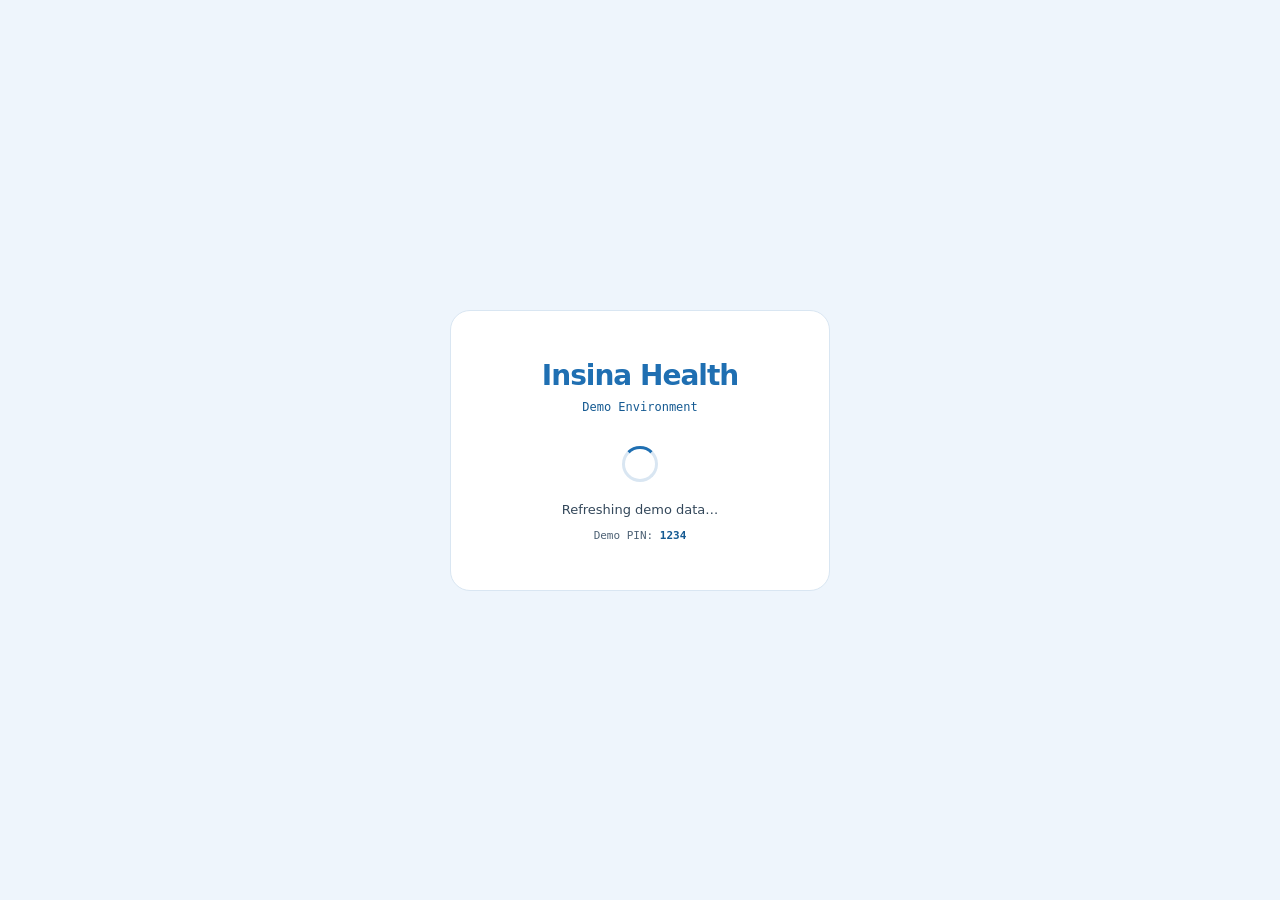
<file: index.html>
<!DOCTYPE html>
<html lang="en">
<head>
  <meta charset="UTF-8" />
  <meta name="viewport" content="width=device-width, initial-scale=1.0" />
  <title>Insina Health — Demo</title>
  <style>
    * { margin: 0; padding: 0; box-sizing: border-box; }
    body {
      background: #EEF5FC; /* DEC-126: the demo opens in light blue */
      color: #1B2B3A;
      font-family: 'Sora', system-ui, sans-serif;
      display: flex;
      align-items: center;
      justify-content: center;
      min-height: 100vh;
    }
    .card {
      text-align: center;
      padding: 48px 40px;
      background: #FFFFFF;
      border: 1px solid #D9E6F2;
      border-radius: 20px;
      max-width: 380px;
      width: 90%;
    }
    .logo { font-size: 28px; font-weight: 700; color: #1F6FB2; letter-spacing: -1px; margin-bottom: 8px; }
    .sub  { font-size: 12px; color: #155A92; font-family: 'DM Mono', monospace; margin-bottom: 32px; }
    .spinner {
      width: 36px; height: 36px; border: 3px solid #D9E6F2;
      border-top-color: #1F6FB2; border-radius: 50%;
      animation: spin .8s linear infinite;
      margin: 0 auto 20px;
    }
    @keyframes spin { to { transform: rotate(360deg); } }
    .msg  { font-size: 13px; color: #33475A; margin-bottom: 12px; }
    .pin  { font-size: 11px; color: #4E6275; font-family: 'DM Mono', monospace; }
    .pin strong { color: #155A92; }
  </style>
</head>
<body>
<div class="card">
  <div class="logo">Insina Health</div>
  <div class="sub">Demo Environment</div>
  <div class="spinner"></div>
  <div class="msg">Loading demo patient data…</div>
  <div class="pin">Demo PIN: <strong>1234</strong></div>
</div>

<script>
// ── Demo PIN hash (SHA-256 of "1234" + app salt) ─────────────────────────────
const DEMO_PIN_HASH = "fc72e05e2a2c820e5cd0aa1c610ebb093bd5e1f86dc3b485d30d17dc45efccbf";

// ── Demo dataset version ─────────────────────────────────────────────────────
// Bump this string whenever DEMO below changes. A returning visitor whose
// stored version differs gets a FULL demo reset instead of a plain overwrite.
//
// Why a reset is needed at all, given the seeder already rewrites every DEMO
// key on each visit: using the demo creates keys that are NOT in DEMO, and a
// plain overwrite never clears them. Deleting an appointment writes a
// tombstone to mi_record_tombstones / mi_appt_tombstones (v1.44.0 deletion
// memory, working exactly as designed); the next visit rewrites
// mi_appointments fresh, but the surviving tombstone filters that record back
// out — permanently, on that device. mi_lab_name_map (Group Tests),
// mi_dismissed_alerts, the RIE audit and the insina_ai_* chat family drift the
// same way. So the demo degrades the more it is used, and the person most
// exposed is whoever demos it repeatedly on one laptop.
//
// Deliberately NOT tied to package.json's version: that would force a reset on
// every unrelated release, including mid-demo. This changes only when the
// dataset does.
// The dataset and its version live in demo-record.json (one copy, shared with
// the app's pilot-invite path, DEC-081). Loaded below before any write.
const DEMO_RECORD_URL = "./demo-record.json";
const DEMO_VERSION_KEY = "mi_demo_dataset_version";

// ── Demo dataset ─────────────────────────────────────────────────────────────

// ── Write to localStorage and redirect ───────────────────────────────────────
window.__demoSeeding = (async function() {
  try {
    // ── Data-loss guard (hardened) ───────────────────────────────────────────
    // The demo NEVER clears storage and NEVER overwrites a real record. It runs
    // only on an empty device or one that already holds this same demo dataset.
    // Any sign of a real record — an encrypted vault, a non-demo PIN, or real
    // health data — and the demo refuses outright. This is the fix for the
    // incident where a cached older demo wiped a live record.
    // "mi_is_demo" is the unambiguous demo marker — safer than the PIN hash,
    // which a real user could legitimately share (e.g. a real PIN of 1234).
    const isDemoDevice = localStorage.getItem("mi_is_demo") === "1";
    const HEALTH_KEYS = ["mi_meds_full", "mi_labs", "mi_conditions", "mi_profile_personal", "mi_documents", "mi_records"];
    const hasHealthData = HEALTH_KEYS.some(k => localStorage.getItem(k) !== null);
    if (localStorage.getItem("mi_vault") !== null || (hasHealthData && !isDemoDevice)) {
      document.querySelector(".spinner").style.display = "none";
      document.querySelector(".msg").innerHTML =
        "You already have a record on this device.<br/>The demo won't load, so your data is untouched.";
      document.querySelector(".pin").innerHTML = '<a href="../" style="color:#155A92">Open my record →</a>';
      return;
    }
    // Reached only on an empty device or one already proven to be a demo:
    // the guard above returned for anything carrying a real record.

    // ── Version-aware reset ──────────────────────────────────────────────────
    // Stale dataset (or ?reset=1) → clear the demo's own keys so leftovers from
    // previous visits can't shadow the fresh data. Anything already on this
    // device is demo data by the guard above, so there is nothing to preserve.
    const forcedReset = new URLSearchParams(location.search).has("reset");
    const loaded = await (await fetch(DEMO_RECORD_URL, { cache: "no-store" })).json();
    const DEMO = loaded.record;
    const DEMO_DATASET_VERSION = loaded.version;
    const staleDataset = localStorage.getItem(DEMO_VERSION_KEY) !== DEMO_DATASET_VERSION;

    if (staleDataset || forcedReset) {
      // Defence in depth. The guard already returned on a vault, so this can
      // only fire if that logic is ever changed — in which case we refuse
      // rather than delete. This file has wiped a live record once (2026-07-19);
      // it does not get a second chance.
      if (localStorage.getItem("mi_vault") !== null) {
        throw new Error("refusing to reset: a vault is present");
      }
      // Enumerate first, then delete — removing while iterating by index skips
      // entries. Scoped to the app's own prefixes; nothing else on the origin
      // is touched, and clear() is still never used.
      const doomed = [];
      for (let i = 0; i < localStorage.length; i++) {
        const k = localStorage.key(i);
        if (k && (k.startsWith("mi_") || k.startsWith("insina_"))) doomed.push(k);
      }
      doomed.forEach(k => localStorage.removeItem(k));
      document.querySelector(".msg").textContent = "Refreshing demo data…";
    }

    localStorage.setItem("mi_is_demo", "1");
    localStorage.setItem("mi_auth_hash", DEMO_PIN_HASH);
    // Same dataset version, no forced reset: keep what is already on the
    // device and add only the keys that are missing, so a visitor's edits
    // (Greg, 2026-09-15: "the Health Profile information is not saving")
    // survive coming back through this page. A stale version or ?reset=1
    // took the reset branch above and lands here with an empty slate.
    const fresh = staleDataset || forcedReset;
    Object.entries(DEMO).forEach(([k, v]) => {
      if (fresh || localStorage.getItem(k) === null) localStorage.setItem(k, JSON.stringify(v));
    });
    // Written LAST: if anything above throws, the version stays stale and the
    // next visit retries the reset rather than assuming it succeeded.
    localStorage.setItem(DEMO_VERSION_KEY, DEMO_DATASET_VERSION);
    // Where to hand off to. The companion lives on the same origin and shares
    // this storage, but it is NOT reachable without seeding first — nothing
    // links to it, so a visitor arriving at /companion/ directly would have an
    // empty record and be asked to create a password. The demo build injects a
    // guard there that bounces here with ?next=companion; honour it so they
    // land back on the phone UI rather than the web app.
    const goCompanion = new URLSearchParams(location.search).get("next") === "companion";

    // Relative redirect: from /app/demo/ (production) → /app/; from /demo/ (dev) → /.
    setTimeout(() => {
      if (goCompanion) { window.location.href = "/companion/"; return; }
      window.location.href = "/app/";
    }, 1800);
  } catch(e) {
    document.querySelector(".msg").textContent = "Error loading demo: " + e.message;
  }
})();
</script>
</body>
</html>
</file>
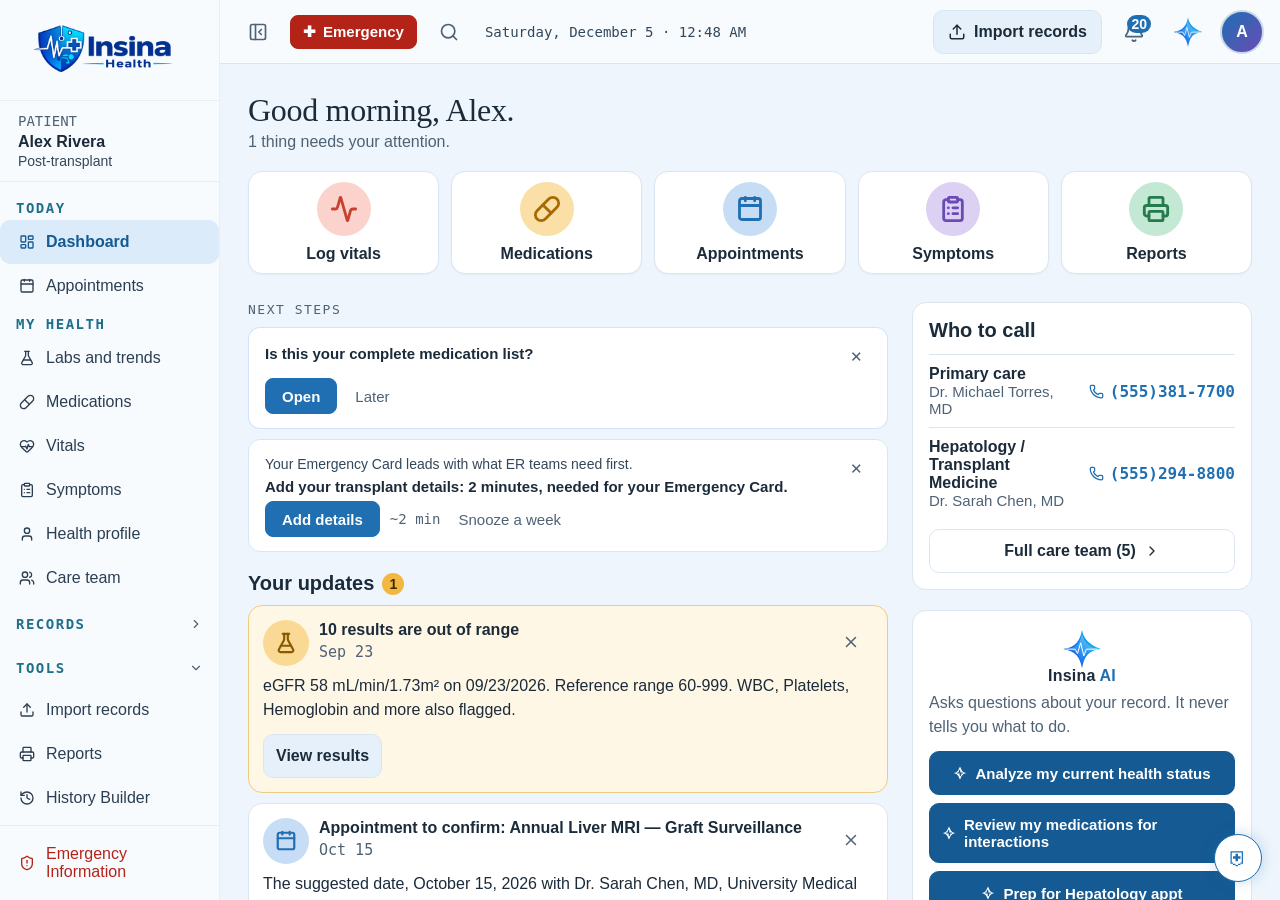
<file: app/index.html>
<!doctype html>
<html lang="en">
  <head>
    <meta charset="UTF-8" />
    <!-- Content-Security-Policy (S-03 / PG-05). GitHub Pages cannot set response
         headers, so this meta tag is the enforcement point. Allowlisted origins,
         each verified in use: accounts.google.com (Google Identity script +
         iframes), fonts.googleapis.com / fonts.gstatic.com (Google Fonts),
         *.googleusercontent.com (Google profile photo), www.googleapis.com
         (Drive + Calendar), insina-health.onrender.com (AI proxy),
         clinicaltables.nlm.nih.gov (ICD-10 lookup). No api.anthropic.com: every
         AI call now goes through the proxy (A-02 landed); the browser never
         talks to Anthropic directly. style-src 'unsafe-inline'
         is accepted debt: inline styles are pervasive in the codebase.
          is replaced at build time from .env.production
         (DEC-104 rule 6): a health system's authorize, token and FHIR hosts, one
         system per release, empty until the first production registration. The
         sandbox host is never in the production file.
         Stripped during `npm run dev` only (see vite.config.js) because the
         React dev plugin injects an inline refresh preamble. -->
    <meta http-equiv="Content-Security-Policy" content="default-src 'self'; script-src 'self' https://accounts.google.com; style-src 'self' 'unsafe-inline' https://fonts.googleapis.com; font-src 'self' https://fonts.gstatic.com; img-src 'self' data: blob: https://*.googleusercontent.com; connect-src 'self' https://insina-health.onrender.com https://www.googleapis.com https://accounts.google.com https://clinicaltables.nlm.nih.gov ; frame-src https://accounts.google.com; worker-src 'self' blob:; object-src 'none'; base-uri 'self'" />
    <meta name="referrer" content="strict-origin-when-cross-origin" />
    <meta name="viewport" content="width=device-width, initial-scale=1.0, viewport-fit=cover" />

    <!-- PWA / iOS -->
    <meta name="apple-mobile-web-app-capable" content="yes" />
    <meta name="apple-mobile-web-app-status-bar-style" content="black-translucent" />
    <meta name="apple-mobile-web-app-title" content="Insina Health" />
    <meta name="mobile-web-app-capable" content="yes" />
    <meta name="theme-color" content="#07090f" />
    <!-- DEC-126: the chosen look, set before the app renders (external file: CSP script-src 'self') -->
    <script src="/app/theme-init.js"></script>

    <!-- UI-8: fonts loaded ONCE here — previously every tab's <style> block
         re-declared this same @import (16 files). CSP above already allows
         fonts.googleapis.com / fonts.gstatic.com. -->
    <link rel="preconnect" href="https://fonts.googleapis.com" />
    <link rel="preconnect" href="https://fonts.gstatic.com" crossorigin />
    <link rel="stylesheet" href="https://fonts.googleapis.com/css2?family=Sora:wght@300;400;500;600;700&family=DM+Serif+Display:ital@0;1&family=DM+Mono:wght@400;500&display=swap" />

    <!-- Icons -->
    <link rel="icon" type="image/png" href="/app/favicon.png" />
    <link rel="apple-touch-icon" href="/app/apple-touch-icon.png" />

    <!-- Manifest -->
    <link rel="manifest" href="/app/manifest.json" />

    <title>Insina Health</title>

    <!-- Google Identity Services -->
    <script src="https://accounts.google.com/gsi/client" async defer></script>

    <!-- Companion mode manifest swap + Service Worker registration. External
         files (not inline) so script-src can stay 'self' with no
         'unsafe-inline' (S-03 / PG-05). Same execution order as the previous
         inline versions: the manifest swap runs synchronously in head. -->
    <script src="/app/companion-manifest-init.js"></script>
    <script src="/app/register-sw.js"></script>
    <script type="module" crossorigin src="/app/assets/main-CW1-qBf6.js"></script>
    <link rel="stylesheet" crossorigin href="/app/assets/main-yp3kja2k.css">
  </head>
  <body style="margin:0;">
    <div id="root"></div>
  </body>
</html>
</file>
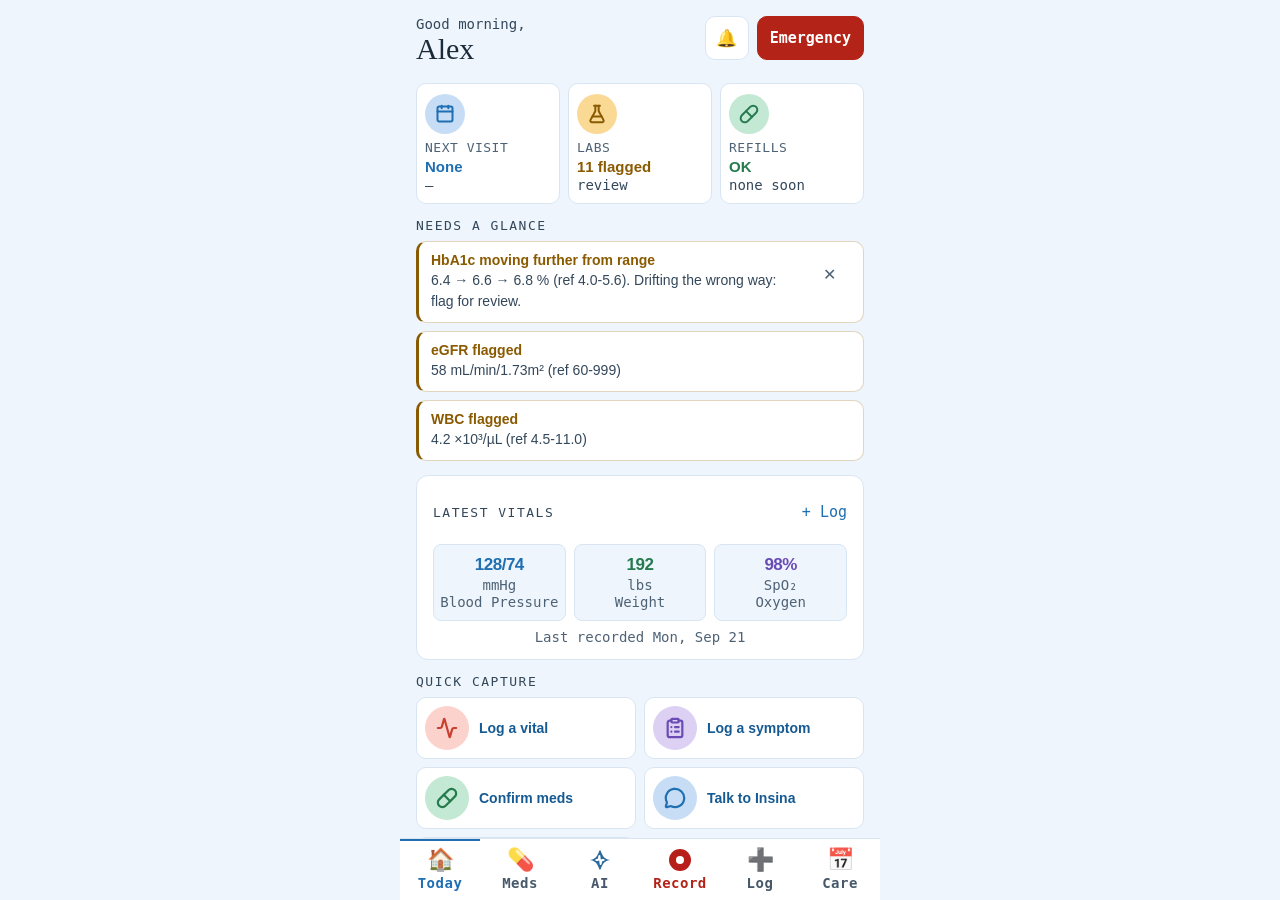
<file: companion/index.html>
<!doctype html>
<html lang="en">
  <head>
<script>
(function(){
  try {
    if (localStorage.getItem("mi_vault") === null && localStorage.getItem("mi_is_demo") !== "1") {
      location.replace("/?next=companion");
    }
  } catch (e) {}
})();
</script>

    <meta charset="UTF-8" />
    <!-- Content-Security-Policy (S-03 / PG-05) — keep in sync with the root
         index.html, which documents each allowlisted origin. Stripped during
         `npm run dev` only (see vite.config.js). -->
    <meta http-equiv="Content-Security-Policy" content="default-src 'self'; script-src 'self' https://accounts.google.com; style-src 'self' 'unsafe-inline' https://fonts.googleapis.com; font-src 'self' https://fonts.gstatic.com; img-src 'self' data: blob: https://*.googleusercontent.com; connect-src 'self' https://insina-health.onrender.com https://www.googleapis.com https://accounts.google.com https://clinicaltables.nlm.nih.gov; frame-src https://accounts.google.com; worker-src 'self' blob:; object-src 'none'; base-uri 'self'" />
    <meta name="referrer" content="strict-origin-when-cross-origin" />
    <meta name="viewport" content="width=device-width, initial-scale=1.0, viewport-fit=cover" />

    <!-- PWA / iOS -->
    <meta name="apple-mobile-web-app-capable" content="yes" />
    <meta name="apple-mobile-web-app-status-bar-style" content="black-translucent" />
    <meta name="apple-mobile-web-app-title" content="Insina" />
    <meta name="mobile-web-app-capable" content="yes" />
    <meta name="theme-color" content="#07090f" />
    <!-- DEC-126: the chosen look, set before the app renders (external file: CSP script-src 'self') -->
    <script src="/companion/theme-init.js"></script>

    <!-- Fonts: the same set the web app loads in index.html (UI-8). The phone
         page never loaded them, so phones showed system fonts. -->
    <link rel="preconnect" href="https://fonts.googleapis.com" />
    <link rel="preconnect" href="https://fonts.gstatic.com" crossorigin />
    <link rel="stylesheet" href="https://fonts.googleapis.com/css2?family=Sora:wght@300;400;500;600;700&family=DM+Serif+Display:ital@0;1&family=DM+Mono:wght@400;500&display=swap" />

    <!-- Icons -->
    <link rel="icon" type="image/png" href="/companion/favicon.png" />
    <link rel="apple-touch-icon" href="/companion/companion-apple-touch-icon.png" /><!-- v1.127.0: white background (Greg) -->

    <!-- Companion manifest: own start_url + scope so iOS treats this as a
         separate installed app from the full web app. -->
    <link rel="manifest" href="/companion/manifest-companion.json" />

    <title>Insina Companion</title>

    <!-- Google Identity Services -->
    <script src="https://accounts.google.com/gsi/client" async defer></script>

    <!-- Service Worker registration. External file (not inline) so script-src
         can stay 'self' with no 'unsafe-inline' (S-03 / PG-05). -->
    <script src="/companion/register-sw.js"></script>
    <script type="module" crossorigin src="/companion/assets/companion-NMPcmjmk.js"></script>
    <link rel="stylesheet" crossorigin href="/companion/assets/companion-yp3kja2k.css">
  </head>
  <body style="margin:0;">
    <div id="root"></div>
  </body>
</html>
</file>
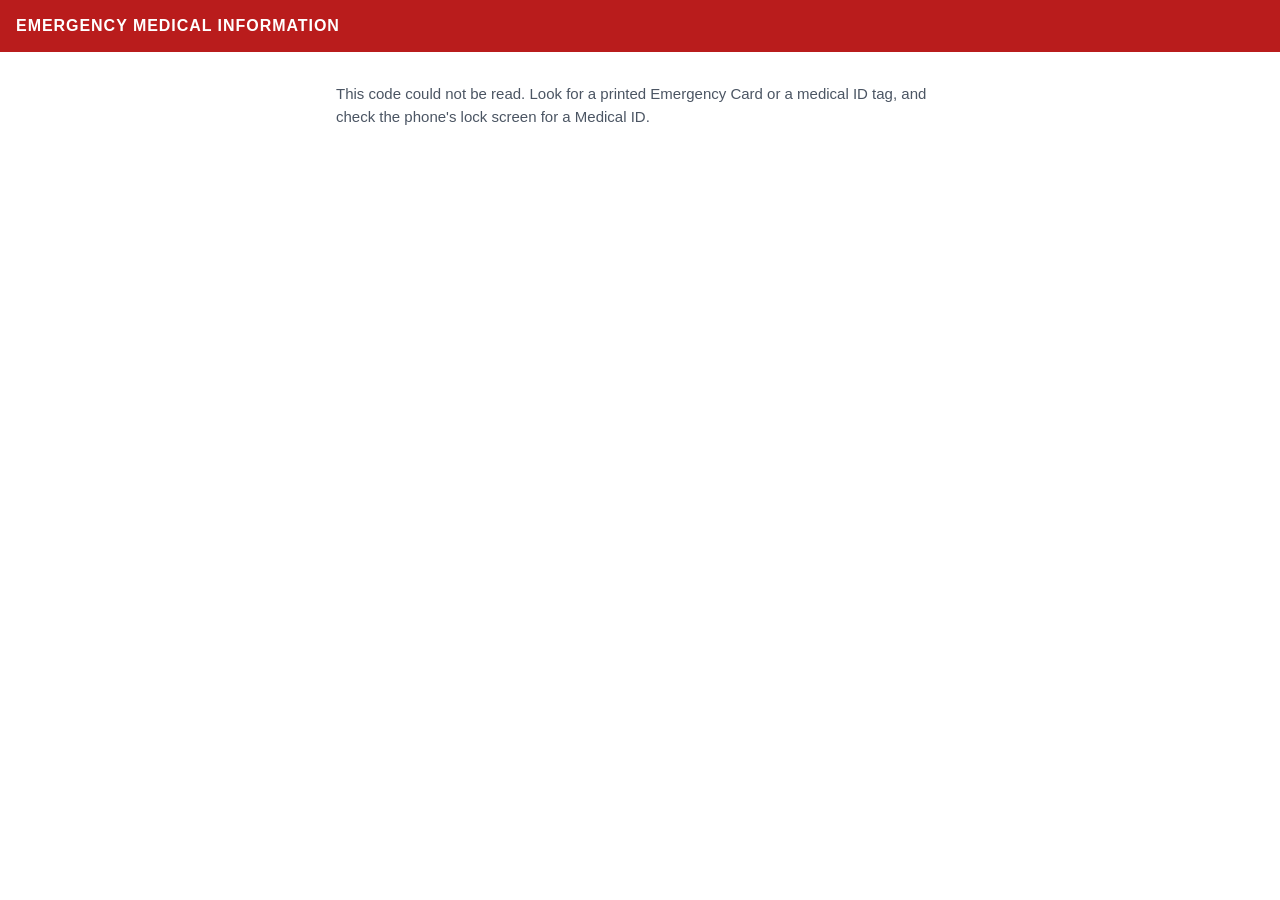
<file: e/index.html>
<!doctype html>
<html lang="en">
  <head>
    <meta charset="utf-8" />
    <meta name="viewport" content="width=device-width, initial-scale=1" />
    <!-- v1.122.0 (DEC-142): the page an Insina emergency QR code opens. The
         details are in the address after "#", which the browser never sends
         to the server. This policy allows no connections of any kind, so the
         page cannot send them anywhere either. -->
    <meta http-equiv="Content-Security-Policy" content="default-src 'none'; script-src 'self'; style-src 'self'; img-src 'self'; base-uri 'none'; form-action 'none'" />
    <meta name="referrer" content="no-referrer" />
    <meta name="robots" content="noindex, nofollow" />
    <title>Emergency medical information</title>
    <link rel="stylesheet" href="./emergency.css" />
    <script type="module" src="./emergency.js"></script>
  </head>
  <body>
    <header class="bar">EMERGENCY MEDICAL INFORMATION</header>
    <main id="out">
      <p class="note">Reading the code…</p>
    </main>
    <noscript><p class="note">This page needs JavaScript to read the code.</p></noscript>
  </body>
</html>
</file>
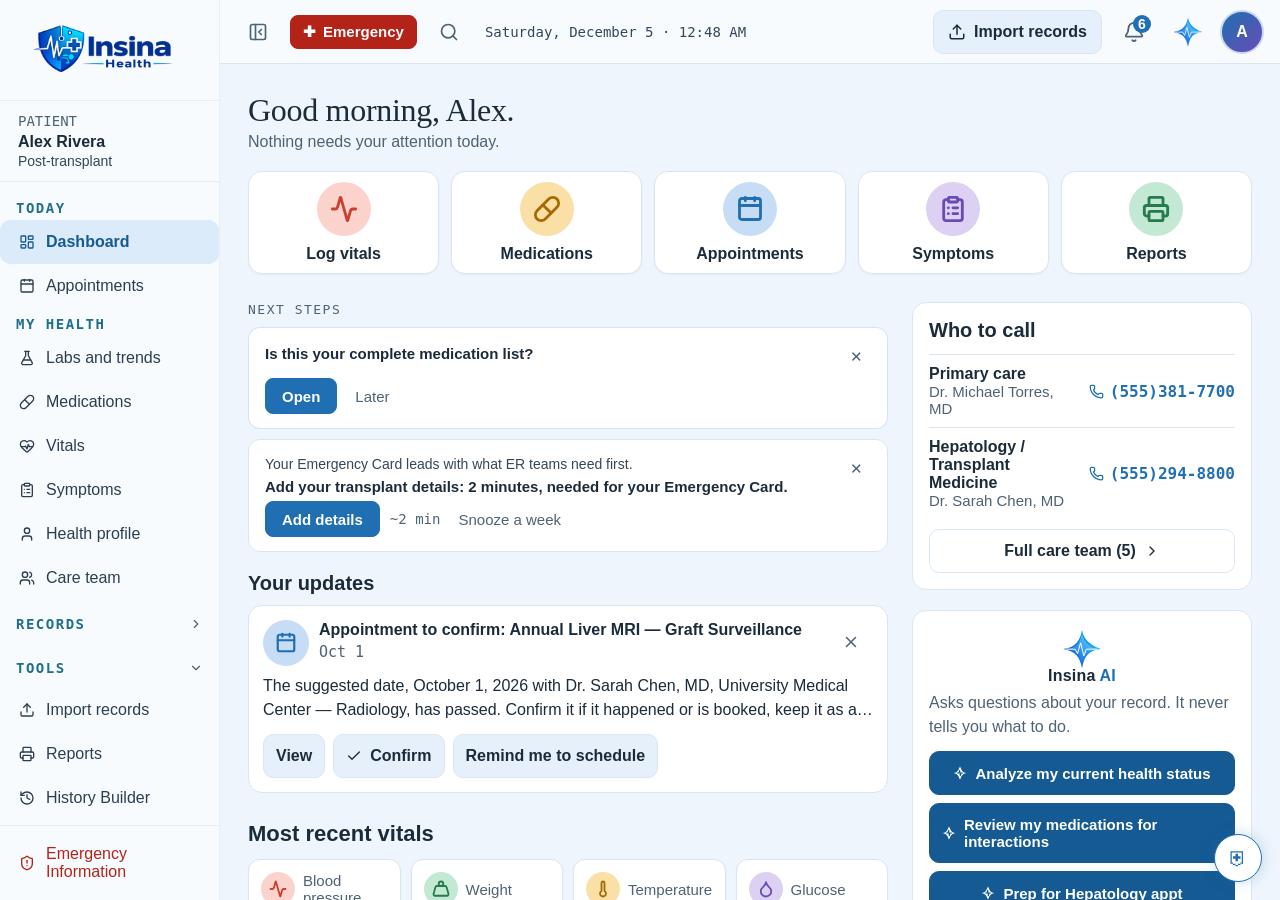
<file: app/demo-review/index.html>
<!DOCTYPE html>
<html lang="en">
<head>
  <meta charset="UTF-8" />
  <meta name="viewport" content="width=device-width, initial-scale=1.0" />
  <title>Insina Health — Demo Review</title>
  <style>
    * { margin: 0; padding: 0; box-sizing: border-box; }
    body {
      background: #060a10;
      color: #dde8f5;
      font-family: 'Sora', system-ui, sans-serif;
      display: flex;
      align-items: center;
      justify-content: center;
      min-height: 100vh;
    }
    .card {
      text-align: center;
      padding: 48px 40px;
      background: #0b1220;
      border: 1px solid #1a2f4a;
      border-radius: 20px;
      max-width: 380px;
      width: 90%;
    }
    .logo { font-size: 28px; font-weight: 700; color: #4f8ef7; letter-spacing: -1px; margin-bottom: 8px; }
    .sub  { font-size: 12px; color: #7eb8d8; font-family: 'DM Mono', monospace; margin-bottom: 32px; }
    .spinner {
      width: 36px; height: 36px; border: 3px solid #1a2f4a;
      border-top-color: #4f8ef7; border-radius: 50%;
      animation: spin .8s linear infinite;
      margin: 0 auto 20px;
    }
    @keyframes spin { to { transform: rotate(360deg); } }
    .msg  { font-size: 13px; color: #a8c4dc; margin-bottom: 12px; }
  </style>
</head>
<body>
<div class="card">
  <div class="logo">Insina Health</div>
  <div class="sub">Demo Review Environment</div>
  <div class="spinner"></div>
  <div class="msg">Loading demo patient data…</div>
</div>

<script>
// ── Demo PIN hash (SHA-256 of "1234" + app salt) ─────────────────────────────
const DEMO_PIN_HASH = "fc72e05e2a2c820e5cd0aa1c610ebb093bd5e1f86dc3b485d30d17dc45efccbf";

// ── Demo dataset ─────────────────────────────────────────────────────────────
const DEMO = {

mi_profile_personal: {"name":"Alex Rivera","dob":"1973-09-14","gender":"Male","blood":"A+","height":"5'11\"","weight":"192","email":"alex.rivera@example.com","phone":"(555) 847-2931","emergency":"Maria Rivera — (555) 847-3042 (Spouse)"},

mi_profile_insurance: {"primary":"BlueCross BlueShield PPO","memberId":"BCB-7741928","group":"GRP-0044812","phone":"1-800-624-0060","secondary":"Medicare Part B"},

mi_allergies: [
  {"id":1700000001,"name":"Penicillin","reaction":"Hives, facial swelling","severity":"Moderate"},
  {"id":1700000002,"name":"Sulfa (non-Bactrim)","reaction":"Rash","severity":"Mild"},
  {"id":1700000003,"name":"Shellfish (iodine)","reaction":"Nausea, flushing","severity":"Mild"}
],

mi_conditions: [
  {"id":1700000010,"name":"Status Post Living Donor Liver Transplant (LDLT)","status":"active","severity":"Major — ongoing management","since":"2024-10-01","notes":"Transplanted Oct 1 2024, UMC Transplant Center. 12-month biopsy (Oct 2025) showed no acute rejection. On triple immunosuppression: Tacrolimus + Mycophenolate + Prednisone."},
  {"id":1700000011,"name":"Primary Sclerosing Cholangitis (PSC)","status":"history","severity":"Resolved — transplant indication","since":"2018-03-01","notes":"Pre-transplant diagnosis. Liver transplant performed for end-stage PSC with cirrhosis. PSC can recur in the transplanted liver; monitored with LFTs and cholangiography."},
  {"id":1700000012,"name":"Hypertension","status":"active","severity":"Moderate — controlled on medication","since":"2020-06-01","notes":"Managed with Amlodipine 10mg + Metoprolol 25mg BID. BP target < 130/80."},
  {"id":1700000013,"name":"Post-Transplant Diabetes Mellitus (PTDM)","status":"active","severity":"Moderate — on dietary management","since":"2025-01-15","notes":"Developed post-transplant; exacerbated by Tacrolimus and Prednisone. HbA1c trending down with dietary changes."},
  {"id":1700000014,"name":"Hyperlipidemia","status":"active","severity":"Mild — controlled on statin","since":"2021-04-01","notes":"On Atorvastatin 40mg QD. LDL last measured 94 mg/dL."},
  {"id":1700000015,"name":"Chronic Kidney Disease, Stage 2 (Tacrolimus-related Nephrotoxicity)","status":"active","severity":"Mild — under nephrology monitoring","since":"2025-06-01","notes":"eGFR trending 58–65 mL/min. Creatinine mildly elevated. Nephrology consult scheduled."}
],

mi_surgeries: [
  {"id":1700000020,"procedure":"Living Donor Liver Transplant (LDLT)","date":"2024-10-01","surgeon":"Dr. Rebecca Walsh, MD","facility":"University Medical Center — Transplant Center","notes":"Living donor: sibling. Induction with Basiliximab + methylprednisolone. Immediate graft function.","outcome":"Successful — excellent early graft function"},
  {"id":1700000021,"procedure":"Protocol Liver Biopsy — 12-Month Post-Transplant","date":"2025-10-14","surgeon":"Dr. Rebecca Walsh, MD","facility":"University Medical Center","notes":"Routine protocol biopsy at 12-month mark.","outcome":"No acute rejection. Minimal portal inflammation (Grade 1). No fibrosis."},
  {"id":1700000022,"procedure":"Right Total Hip Arthroplasty","date":"2021-03-15","surgeon":"Dr. Kevin Marsh, MD","facility":"Orthopedic Surgery Center","notes":"Osteoarthritis. Ceramic-on-polyethylene implant. Relevant: bone-source ALP elevations may persist post-arthroplasty.","outcome":"Good — full weight-bearing at 6 weeks"}
],

mi_care_team: [
  {"id":1700000030,"name":"Dr. Sarah Chen, MD","role":"Hepatology / Transplant Medicine","specialty":"Transplant Hepatology","facility":"University Medical Center — Liver Transplant Program","phone":"(555) 294-8800","email":"s.chen@umc.example.com","notes":"Primary transplant hepatologist. Manages immunosuppression, LFT monitoring, rejection surveillance."},
  {"id":1700000031,"name":"Dr. Michael Torres, MD","role":"Primary Care Physician (PCP)","specialty":"Internal Medicine / Primary Care","facility":"City Medical Group","phone":"(555) 381-7700","email":"m.torres@citymg.example.com","notes":"PCP for general health, BP management, diabetes, lipids, preventive care."},
  {"id":1700000032,"name":"Dr. James Park, MD","role":"Nephrology","specialty":"Kidney Disease / Transplant Nephrology","facility":"University Medical Center","phone":"(555) 294-9120","email":"j.park@umc.example.com","notes":"Monitoring CKD Stage 2 secondary to tacrolimus nephrotoxicity."},
  {"id":1700000033,"name":"Dr. Rebecca Walsh, MD","role":"Transplant Surgeon (Historical)","specialty":"Hepatobiliary and Transplant Surgery","facility":"University Medical Center — Transplant Center","phone":"(555) 294-8700","email":"","notes":"Performed LDLT Oct 2024 and 12-month protocol biopsy."},
  {"id":1700000034,"name":"Quest Diagnostics","role":"Laboratory","specialty":"Clinical Laboratory Services","facility":"Quest Diagnostics — Westside Patient Service Center","phone":"(555) 882-4400","email":"","notes":"Routine lab draws. Tacrolimus trough levels drawn 30 min before AM dose."}
],

mi_meds_full: [
  {"id":1700000040,"name":"Tacrolimus","brand":"Prograf","dose":"3 mg","frequency":"Twice daily","schedule":"7:00 AM / 7:00 PM","category":"Immunosuppressant","status":"ok","refillDate":"2026-06-12","prescriber":"Dr. Sarah Chen","pharmacy":"University Medical Center Pharmacy","rxNumber":"RX-4481920","color":"#a78bfa","notes":"Trough target 3–6 ng/mL per Dr. Chen. Draw level 30 min before AM dose. Do NOT take with grapefruit juice.","flag":false,"flagNote":""},
  {"id":1700000041,"name":"Mycophenolate Mofetil","brand":"CellCept","dose":"500 mg","frequency":"Twice daily","schedule":"8:00 AM / 8:00 PM","category":"Immunosuppressant","status":"ok","refillDate":"2026-06-05","prescriber":"Dr. Sarah Chen","pharmacy":"University Medical Center Pharmacy","rxNumber":"RX-4481921","color":"#a78bfa","notes":"Take on empty stomach or consistently with food. Monitor CBC monthly for leukopenia.","flag":false,"flagNote":""},
  {"id":1700000042,"name":"Prednisone","brand":"","dose":"5 mg","frequency":"Once daily","schedule":"8:00 AM with food","category":"Corticosteroid","status":"refill","refillDate":"2026-05-20","prescriber":"Dr. Sarah Chen","pharmacy":"City Pharmacy","rxNumber":"RX-3312844","color":"#f59e0b","notes":"Do not stop abruptly. Take with food to reduce GI irritation.","flag":false,"flagNote":""},
  {"id":1700000043,"name":"Amlodipine","brand":"Norvasc","dose":"10 mg","frequency":"Once daily","schedule":"8:00 AM","category":"Blood Pressure","status":"ok","refillDate":"2026-06-18","prescriber":"Dr. Michael Torres","pharmacy":"City Pharmacy","rxNumber":"RX-2287341","color":"#4f8ef7","notes":"Monitor for ankle edema (common side effect).","flag":false,"flagNote":""},
  {"id":1700000044,"name":"Metoprolol Succinate","brand":"Toprol-XL","dose":"25 mg","frequency":"Twice daily","schedule":"8:00 AM / 8:00 PM","category":"Blood Pressure","status":"ok","refillDate":"2026-06-08","prescriber":"Dr. Michael Torres","pharmacy":"City Pharmacy","rxNumber":"RX-2287342","color":"#4f8ef7","notes":"Do not stop abruptly. Monitor heart rate.","flag":false,"flagNote":""},
  {"id":1700000045,"name":"Furosemide","brand":"Lasix","dose":"40 mg","frequency":"Once daily","schedule":"8:00 AM","category":"Diuretic","status":"ok","refillDate":"2026-06-01","prescriber":"Dr. Sarah Chen","pharmacy":"City Pharmacy","rxNumber":"RX-3312845","color":"#10b981","notes":"Monitor electrolytes. Take in AM to avoid nocturia.","flag":false,"flagNote":""},
  {"id":1700000046,"name":"Atorvastatin","brand":"Lipitor","dose":"40 mg","frequency":"Once daily","schedule":"Bedtime","category":"Cholesterol","status":"ok","refillDate":"2026-07-02","prescriber":"Dr. Michael Torres","pharmacy":"City Pharmacy","rxNumber":"RX-2287343","color":"#7eb8d8","notes":"Monitor LFTs. Avoid lovastatin/simvastatin with tacrolimus (CYP3A4 interaction).","flag":false,"flagNote":""},
  {"id":1700000047,"name":"Pantoprazole","brand":"Protonix","dose":"40 mg","frequency":"Once daily","schedule":"30 min before breakfast","category":"GI / Protective","status":"ok","refillDate":"2026-06-28","prescriber":"Dr. Michael Torres","pharmacy":"City Pharmacy","rxNumber":"RX-2287344","color":"#10b981","notes":"GI protection while on long-term corticosteroids.","flag":false,"flagNote":""},
  {"id":1700000048,"name":"Trimethoprim/Sulfamethoxazole","brand":"Bactrim DS","dose":"800/160 mg","frequency":"3x weekly (Mon/Wed/Fri)","schedule":"8:00 AM","category":"Antibiotic / Prophylaxis","status":"refill","refillDate":"2026-05-22","prescriber":"Dr. Sarah Chen","pharmacy":"University Medical Center Pharmacy","rxNumber":"RX-4481922","color":"#98afc4","notes":"PCP prophylaxis. Approved by prescriber despite sulfa allergy history.","flag":false,"flagNote":""},
  {"id":1700000049,"name":"Valganciclovir","brand":"Valcyte","dose":"450 mg","frequency":"Once daily","schedule":"8:00 AM with food","category":"Antiviral / Prophylaxis","status":"warn","refillDate":"2026-05-24","prescriber":"Dr. Sarah Chen","pharmacy":"University Medical Center Pharmacy","rxNumber":"RX-4481923","color":"#ef4444","notes":"CMV prophylaxis. Monitor CBC — can cause myelosuppression.","flag":true,"flagNote":"WBC trending low (4.2 → 3.9 → 3.7). Dr. Chen reviewing — possible dose reduction at next visit."},
  {"id":1700000051,"name":"Vitamin D3","brand":"","dose":"2000 IU","frequency":"Once daily","schedule":"8:00 AM with food","category":"Supplement","status":"ok","refillDate":"2026-07-15","prescriber":"Dr. Sarah Chen","pharmacy":"City Pharmacy","rxNumber":"","color":"#dde8f5","notes":"Bone health — long-term corticosteroid use depletes Vitamin D.","flag":false,"flagNote":""},
  {"id":1700000052,"name":"Calcium Carbonate","brand":"","dose":"500 mg","frequency":"Twice daily","schedule":"With meals","category":"Supplement","status":"ok","refillDate":"2026-07-15","prescriber":"Dr. Sarah Chen","pharmacy":"City Pharmacy","rxNumber":"","color":"#dde8f5","notes":"Take with meals for optimal absorption. Bone protection with Vitamin D.","flag":false,"flagNote":""},
  {"id":1700000053,"name":"Magnesium Oxide","brand":"","dose":"400 mg","frequency":"Once daily","schedule":"Bedtime","category":"Supplement","status":"ok","refillDate":"2026-06-22","prescriber":"Dr. Sarah Chen","pharmacy":"City Pharmacy","rxNumber":"","color":"#dde8f5","notes":"Tacrolimus causes urinary magnesium wasting. Supplement to maintain Mg 1.8–2.2.","flag":false,"flagNote":""},
  {"id":1700000054,"name":"Aspirin","brand":"","dose":"81 mg","frequency":"Once daily","schedule":"8:00 AM with food","category":"Antiplatelet","status":"ok","refillDate":"2026-08-01","prescriber":"Dr. Michael Torres","pharmacy":"City Pharmacy","rxNumber":"","color":"#7eb8d8","notes":"Cardiovascular prophylaxis.","flag":false,"flagNote":""}
],

mi_labs: [
  {"name":"Tacrolimus Level (Trough)","value":"4.8","unit":"ng/mL","refRange":"5-15","flag":true,"date":"2026-04-28","category":"Immunosuppression","facility":"Quest Diagnostics","notes":"Within Dr. Chen's target range of 3–6 ng/mL."},
  {"name":"ALT","value":"38","unit":"U/L","refRange":"7-56","flag":false,"date":"2026-04-28","category":"Liver Panel","facility":"Quest Diagnostics","notes":""},
  {"name":"AST","value":"28","unit":"U/L","refRange":"10-40","flag":false,"date":"2026-04-28","category":"Liver Panel","facility":"Quest Diagnostics","notes":""},
  {"name":"Alkaline Phosphatase (ALP)","value":"142","unit":"U/L","refRange":"44-147","flag":false,"date":"2026-04-28","category":"Liver Panel","facility":"Quest Diagnostics","notes":"Trending down from 178 in Feb."},
  {"name":"GGT","value":"52","unit":"U/L","refRange":"9-48","flag":true,"date":"2026-04-28","category":"Liver Panel","facility":"Quest Diagnostics","notes":"Mildly elevated. Improving trend (72 → 61 → 52)."},
  {"name":"Bilirubin, Total","value":"0.9","unit":"mg/dL","refRange":"0.2-1.2","flag":false,"date":"2026-04-28","category":"Liver Panel","facility":"Quest Diagnostics","notes":""},
  {"name":"Albumin","value":"4.1","unit":"g/dL","refRange":"3.5-5.0","flag":false,"date":"2026-04-28","category":"Liver Panel","facility":"Quest Diagnostics","notes":""},
  {"name":"Creatinine","value":"1.4","unit":"mg/dL","refRange":"0.74-1.35","flag":true,"date":"2026-04-28","category":"Chemistry","facility":"Quest Diagnostics","notes":"Mildly elevated — tacrolimus nephrotoxicity. CKD Stage 2."},
  {"name":"eGFR","value":"58","unit":"mL/min/1.73m²","refRange":"60-999","flag":true,"date":"2026-04-28","category":"Chemistry","facility":"Quest Diagnostics","notes":"Trend: 65 → 62 → 58. Stable CKD Stage 2."},
  {"name":"BUN","value":"22","unit":"mg/dL","refRange":"7-20","flag":true,"date":"2026-04-28","category":"Chemistry","facility":"Quest Diagnostics","notes":""},
  {"name":"Sodium","value":"139","unit":"mEq/L","refRange":"136-145","flag":false,"date":"2026-04-28","category":"Electrolytes","facility":"Quest Diagnostics","notes":""},
  {"name":"Potassium","value":"4.6","unit":"mEq/L","refRange":"3.5-5.0","flag":false,"date":"2026-04-28","category":"Electrolytes","facility":"Quest Diagnostics","notes":"High-normal. Tacrolimus can cause hyperkalemia."},
  {"name":"Magnesium","value":"1.8","unit":"mg/dL","refRange":"1.7-2.2","flag":false,"date":"2026-04-28","category":"Electrolytes","facility":"Quest Diagnostics","notes":"Low-normal. On supplementation."},
  {"name":"WBC","value":"4.2","unit":"×10³/µL","refRange":"4.5-11.0","flag":true,"date":"2026-04-28","category":"CBC / Hematology","facility":"Quest Diagnostics","notes":"Trending low — mycophenolate/valganciclovir-related leukopenia."},
  {"name":"Hemoglobin","value":"12.8","unit":"g/dL","refRange":"13.5-17.5","flag":true,"date":"2026-04-28","category":"CBC / Hematology","facility":"Quest Diagnostics","notes":"Mild anemia — likely drug-related."},
  {"name":"Hematocrit","value":"38.4","unit":"%","refRange":"41-53","flag":true,"date":"2026-04-28","category":"CBC / Hematology","facility":"Quest Diagnostics","notes":""},
  {"name":"Platelets","value":"142","unit":"×10³/µL","refRange":"150-400","flag":true,"date":"2026-04-28","category":"CBC / Hematology","facility":"Quest Diagnostics","notes":"Mild thrombocytopenia. Immunosuppression-related."},
  {"name":"Glucose (Fasting)","value":"118","unit":"mg/dL","refRange":"70-99","flag":true,"date":"2026-04-28","category":"Endocrine","facility":"Quest Diagnostics","notes":"Elevated — PTDM. Improving with dietary changes."},
  {"name":"HbA1c","value":"6.8","unit":"%","refRange":"4.0-5.6","flag":true,"date":"2026-04-28","category":"Endocrine","facility":"Quest Diagnostics","notes":"Down from 7.4% in Jan. Goal < 7.0%."},
  {"name":"Total Cholesterol","value":"188","unit":"mg/dL","refRange":"0-200","flag":false,"date":"2026-04-28","category":"Lipid Panel","facility":"Quest Diagnostics","notes":""},
  {"name":"LDL Cholesterol","value":"94","unit":"mg/dL","refRange":"0-100","flag":false,"date":"2026-04-28","category":"Lipid Panel","facility":"Quest Diagnostics","notes":"At target on Atorvastatin."},
  {"name":"HDL Cholesterol","value":"44","unit":"mg/dL","refRange":"40-999","flag":false,"date":"2026-04-28","category":"Lipid Panel","facility":"Quest Diagnostics","notes":""},
  {"name":"Triglycerides","value":"148","unit":"mg/dL","refRange":"0-150","flag":false,"date":"2026-04-28","category":"Lipid Panel","facility":"Quest Diagnostics","notes":""},
  {"name":"Tacrolimus Level (Trough)","value":"5.3","unit":"ng/mL","refRange":"5-15","flag":false,"date":"2026-03-15","category":"Immunosuppression","facility":"Quest Diagnostics","notes":""},
  {"name":"ALT","value":"42","unit":"U/L","refRange":"7-56","flag":false,"date":"2026-03-15","category":"Liver Panel","facility":"Quest Diagnostics","notes":""},
  {"name":"AST","value":"31","unit":"U/L","refRange":"10-40","flag":false,"date":"2026-03-15","category":"Liver Panel","facility":"Quest Diagnostics","notes":""},
  {"name":"Alkaline Phosphatase (ALP)","value":"156","unit":"U/L","refRange":"44-147","flag":true,"date":"2026-03-15","category":"Liver Panel","facility":"Quest Diagnostics","notes":""},
  {"name":"GGT","value":"61","unit":"U/L","refRange":"9-48","flag":true,"date":"2026-03-15","category":"Liver Panel","facility":"Quest Diagnostics","notes":""},
  {"name":"Bilirubin, Total","value":"1.0","unit":"mg/dL","refRange":"0.2-1.2","flag":false,"date":"2026-03-15","category":"Liver Panel","facility":"Quest Diagnostics","notes":""},
  {"name":"Albumin","value":"4.0","unit":"g/dL","refRange":"3.5-5.0","flag":false,"date":"2026-03-15","category":"Liver Panel","facility":"Quest Diagnostics","notes":""},
  {"name":"Creatinine","value":"1.3","unit":"mg/dL","refRange":"0.74-1.35","flag":false,"date":"2026-03-15","category":"Chemistry","facility":"Quest Diagnostics","notes":""},
  {"name":"eGFR","value":"62","unit":"mL/min/1.73m²","refRange":"60-999","flag":false,"date":"2026-03-15","category":"Chemistry","facility":"Quest Diagnostics","notes":""},
  {"name":"WBC","value":"3.9","unit":"×10³/µL","refRange":"4.5-11.0","flag":true,"date":"2026-03-15","category":"CBC / Hematology","facility":"Quest Diagnostics","notes":""},
  {"name":"Hemoglobin","value":"12.4","unit":"g/dL","refRange":"13.5-17.5","flag":true,"date":"2026-03-15","category":"CBC / Hematology","facility":"Quest Diagnostics","notes":""},
  {"name":"Platelets","value":"138","unit":"×10³/µL","refRange":"150-400","flag":true,"date":"2026-03-15","category":"CBC / Hematology","facility":"Quest Diagnostics","notes":""},
  {"name":"Glucose (Fasting)","value":"124","unit":"mg/dL","refRange":"70-99","flag":true,"date":"2026-03-15","category":"Endocrine","facility":"Quest Diagnostics","notes":""},
  {"name":"Tacrolimus Level (Trough)","value":"6.1","unit":"ng/mL","refRange":"5-15","flag":false,"date":"2026-02-03","category":"Immunosuppression","facility":"Quest Diagnostics","notes":""},
  {"name":"ALT","value":"51","unit":"U/L","refRange":"7-56","flag":false,"date":"2026-02-03","category":"Liver Panel","facility":"Quest Diagnostics","notes":""},
  {"name":"AST","value":"37","unit":"U/L","refRange":"10-40","flag":false,"date":"2026-02-03","category":"Liver Panel","facility":"Quest Diagnostics","notes":""},
  {"name":"Alkaline Phosphatase (ALP)","value":"178","unit":"U/L","refRange":"44-147","flag":true,"date":"2026-02-03","category":"Liver Panel","facility":"Quest Diagnostics","notes":"Elevated. Trending down on follow-up."},
  {"name":"GGT","value":"72","unit":"U/L","refRange":"9-48","flag":true,"date":"2026-02-03","category":"Liver Panel","facility":"Quest Diagnostics","notes":""},
  {"name":"Bilirubin, Total","value":"1.1","unit":"mg/dL","refRange":"0.2-1.2","flag":false,"date":"2026-02-03","category":"Liver Panel","facility":"Quest Diagnostics","notes":""},
  {"name":"Albumin","value":"3.9","unit":"g/dL","refRange":"3.5-5.0","flag":false,"date":"2026-02-03","category":"Liver Panel","facility":"Quest Diagnostics","notes":""},
  {"name":"Creatinine","value":"1.2","unit":"mg/dL","refRange":"0.74-1.35","flag":false,"date":"2026-02-03","category":"Chemistry","facility":"Quest Diagnostics","notes":""},
  {"name":"eGFR","value":"65","unit":"mL/min/1.73m²","refRange":"60-999","flag":false,"date":"2026-02-03","category":"Chemistry","facility":"Quest Diagnostics","notes":""},
  {"name":"WBC","value":"3.7","unit":"×10³/µL","refRange":"4.5-11.0","flag":true,"date":"2026-02-03","category":"CBC / Hematology","facility":"Quest Diagnostics","notes":""},
  {"name":"Hemoglobin","value":"11.9","unit":"g/dL","refRange":"13.5-17.5","flag":true,"date":"2026-02-03","category":"CBC / Hematology","facility":"Quest Diagnostics","notes":""},
  {"name":"Platelets","value":"131","unit":"×10³/µL","refRange":"150-400","flag":true,"date":"2026-02-03","category":"CBC / Hematology","facility":"Quest Diagnostics","notes":""},
  {"name":"Glucose (Fasting)","value":"138","unit":"mg/dL","refRange":"70-99","flag":true,"date":"2026-02-03","category":"Endocrine","facility":"Quest Diagnostics","notes":""},
  {"name":"HbA1c","value":"7.4","unit":"%","refRange":"4.0-5.6","flag":true,"date":"2026-02-03","category":"Endocrine","facility":"Quest Diagnostics","notes":"Baseline for PTDM management. Target < 7.0%."}
],

mi_readings: [
  {"ts":1747008000000,"date":"2026-05-11","bp_s":128,"bp_d":74,"weight":192,"hr":68,"o2":98,"temp":98.4,"glucose":112,"flag":false},
  {"ts":1745798400000,"date":"2026-04-28","bp_s":134,"bp_d":78,"weight":193,"hr":72,"o2":97,"temp":98.6,"glucose":118,"flag":false},
  {"ts":1744588800000,"date":"2026-04-14","bp_s":131,"bp_d":76,"weight":191,"hr":70,"o2":98,"temp":98.2,"glucose":124,"flag":false},
  {"ts":1743292800000,"date":"2026-03-30","bp_s":142,"bp_d":86,"weight":194,"hr":78,"o2":96,"temp":98.8,"glucose":131,"flag":true},
  {"ts":1741996800000,"date":"2026-03-15","bp_s":135,"bp_d":79,"weight":195,"hr":74,"o2":97,"temp":98.4,"glucose":126,"flag":false},
  {"ts":1740700800000,"date":"2026-02-28","bp_s":144,"bp_d":88,"weight":196,"hr":76,"o2":97,"temp":98.7,"glucose":138,"flag":true}
],

mi_appointments: [
  {"id":1700000060,"title":"Hepatology Follow-up","provider":"Dr. Sarah Chen, MD","specialty":"Transplant Hepatology","facility":"University Medical Center — Transplant Clinic","date":"2026-06-10","time":"10:30 AM","phone":"(555) 294-8800","address":"1200 University Blvd, Suite 4B","notes":"Bring current medication list. Fasting labs ordered for same morning at Quest (7:00 AM draw). Discuss: Valganciclovir dose, WBC trend, ALP/GGT follow-up, Tacrolimus trough.","prepInstructions":"Fasting from midnight. Lab draw at Quest 7:00 AM. Bring medication bottles.","status":"upcoming","urgency":"high","reminder":true},
  {"id":1700000061,"title":"Lab Draw — Comprehensive Metabolic + CBC + Tacrolimus Trough","provider":"Quest Diagnostics","specialty":"Laboratory","facility":"Quest Diagnostics — Westside Patient Service Center","date":"2026-06-10","time":"7:00 AM","phone":"(555) 882-4400","address":"4400 Westside Drive","notes":"Pre-Hepatology visit labs. Fasting. Hold AM Tacrolimus dose until after draw.","prepInstructions":"Fast from midnight. Hold AM Tacrolimus dose until AFTER the blood draw.","status":"upcoming","urgency":"med","reminder":true},
  {"id":1700000062,"title":"Nephrology Consult — CKD Monitoring","provider":"Dr. James Park, MD","specialty":"Nephrology","facility":"University Medical Center — Nephrology Clinic","date":"2026-07-08","time":"2:00 PM","phone":"(555) 294-9120","address":"1200 University Blvd, Suite 7C","notes":"Referral from Dr. Chen for CKD Stage 2 monitoring.","prepInstructions":"Bring complete medication list and recent lab printout.","status":"upcoming","urgency":"med","reminder":true},
  {"id":1700000063,"title":"Primary Care — Annual Physical","provider":"Dr. Michael Torres, MD","specialty":"Primary Care","facility":"City Medical Group","date":"2026-08-05","time":"9:00 AM","phone":"(555) 381-7700","address":"880 Main Street, Suite 110","notes":"Annual physical. BP management, lipid review, PTDM monitoring, vaccination update.","prepInstructions":"Fasting if A1c/lipid panel ordered. Bring current med list.","status":"upcoming","urgency":"low","reminder":true},
  {"id":1700000064,"title":"Annual Liver MRI — Graft Surveillance","provider":"Dr. Sarah Chen, MD","specialty":"Transplant Hepatology","facility":"University Medical Center — Radiology","date":"2026-10-01","time":"8:00 AM","phone":"(555) 294-8800","address":"1200 University Blvd — Radiology Wing","notes":"Annual post-transplant graft surveillance MRI. 2-year post-LDLT milestone study.","prepInstructions":"No metal. IV contrast likely — check creatinine day before. NPO 4 hrs prior.","status":"suggested","urgency":"med","reminder":true,"suggestedFrom":"MRI Liver — May 2026 — Annual Review"}
],

mi_symptoms: [
  {"id":1700000070,"name":"Fatigue","severity":"Moderate","date":"2026-05-08","notes":"Persistent low-grade fatigue since mid-April. Worse in afternoons. Possibly anemia-related (Hgb 12.8)."},
  {"id":1700000071,"name":"Bilateral Ankle Edema","severity":"Mild","date":"2026-04-20","notes":"Mild swelling, pitting. Amlodipine-related vs fluid retention. Furosemide dose reviewed."},
  {"id":1700000072,"name":"Headache","severity":"Mild","date":"2026-05-12","notes":"Mild, frontal. Resolved with hydration. No visual changes."}
],

mi_lab_custom_ranges: {
  "tacrolimus level (trough)": {"low":3.0,"high":6.0}
}

};

// ── Write to localStorage, bypass PIN, redirect to dashboard ─────────────────
(function() {
  try {
    // Data-loss guard (hardened): NEVER clear storage, NEVER overwrite a real
    // record. Run only on an empty device or one already holding this demo.
    const isDemoDevice = localStorage.getItem("mi_is_demo") === "1";
    const HEALTH_KEYS = ["mi_meds_full", "mi_labs", "mi_conditions", "mi_profile_personal", "mi_documents", "mi_records"];
    const hasHealthData = HEALTH_KEYS.some(k => localStorage.getItem(k) !== null);
    if (localStorage.getItem("mi_vault") !== null || (hasHealthData && !isDemoDevice)) {
      const msg = document.querySelector(".msg"); if (msg) msg.innerHTML = "You already have a record on this device. The demo won't load, so your data is untouched.";
      const sp = document.querySelector(".spinner"); if (sp) sp.style.display = "none";
      return;
    }
    localStorage.setItem("mi_is_demo", "1");
    localStorage.setItem("mi_auth_hash", DEMO_PIN_HASH);
    Object.entries(DEMO).forEach(([k, v]) => localStorage.setItem(k, JSON.stringify(v)));
    window.location.href = "../"; // /app/demo-review/ → /app/ (dev: /demo-review/ → /)
  } catch(e) {
    document.querySelector(".msg").textContent = "Error loading demo: " + e.message;
  }
})();
</script>
</body>
</html>
</file>
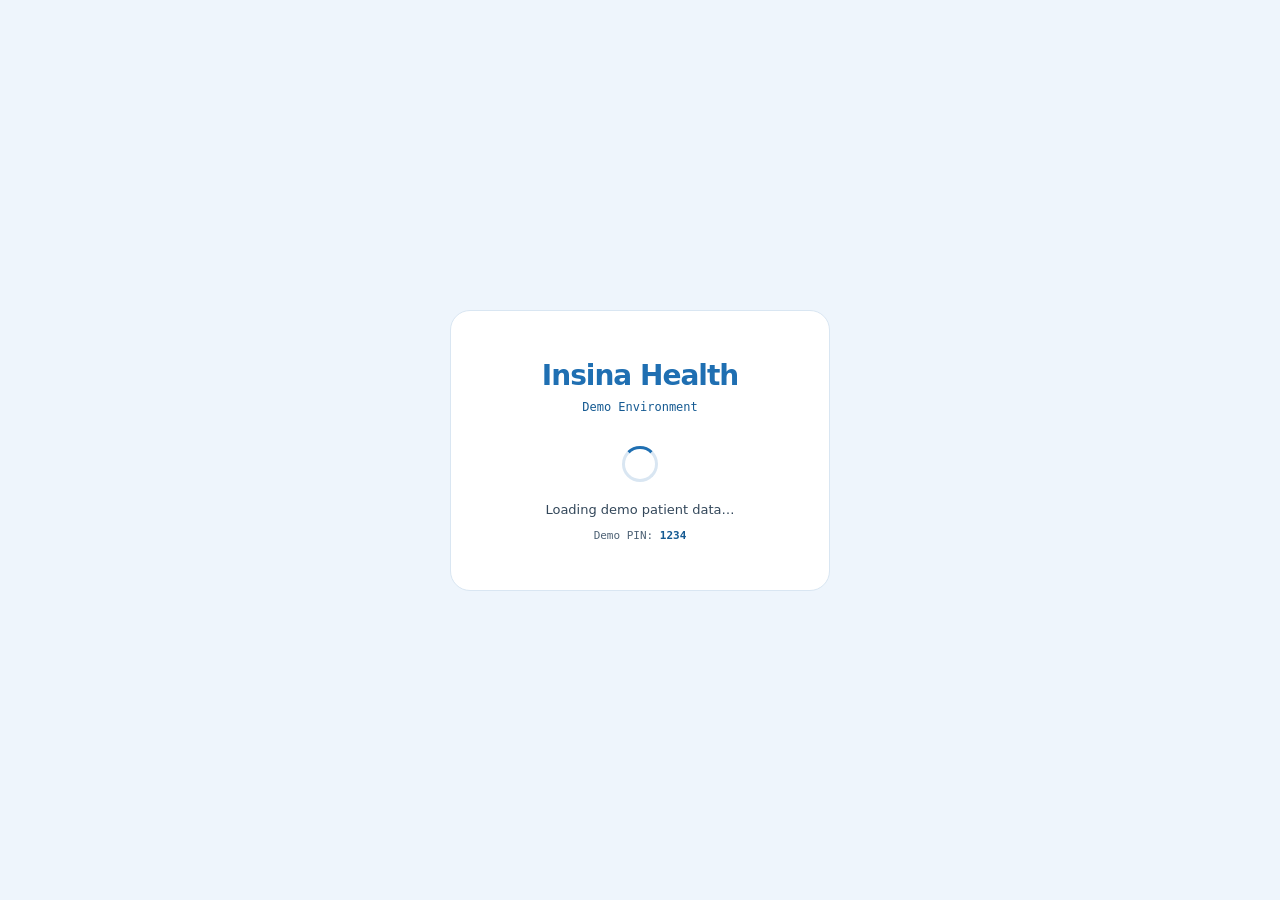
<file: app/demo/index.html>
<!DOCTYPE html>
<html lang="en">
<head>
  <meta charset="UTF-8" />
  <meta name="viewport" content="width=device-width, initial-scale=1.0" />
  <title>Insina Health — Demo</title>
  <style>
    * { margin: 0; padding: 0; box-sizing: border-box; }
    body {
      background: #EEF5FC; /* DEC-126: the demo opens in light blue */
      color: #1B2B3A;
      font-family: 'Sora', system-ui, sans-serif;
      display: flex;
      align-items: center;
      justify-content: center;
      min-height: 100vh;
    }
    .card {
      text-align: center;
      padding: 48px 40px;
      background: #FFFFFF;
      border: 1px solid #D9E6F2;
      border-radius: 20px;
      max-width: 380px;
      width: 90%;
    }
    .logo { font-size: 28px; font-weight: 700; color: #1F6FB2; letter-spacing: -1px; margin-bottom: 8px; }
    .sub  { font-size: 12px; color: #155A92; font-family: 'DM Mono', monospace; margin-bottom: 32px; }
    .spinner {
      width: 36px; height: 36px; border: 3px solid #D9E6F2;
      border-top-color: #1F6FB2; border-radius: 50%;
      animation: spin .8s linear infinite;
      margin: 0 auto 20px;
    }
    @keyframes spin { to { transform: rotate(360deg); } }
    .msg  { font-size: 13px; color: #33475A; margin-bottom: 12px; }
    .pin  { font-size: 11px; color: #4E6275; font-family: 'DM Mono', monospace; }
    .pin strong { color: #155A92; }
  </style>
</head>
<body>
<div class="card">
  <div class="logo">Insina Health</div>
  <div class="sub">Demo Environment</div>
  <div class="spinner"></div>
  <div class="msg">Loading demo patient data…</div>
  <div class="pin">Demo PIN: <strong>1234</strong></div>
</div>

<script>
// ── Demo PIN hash (SHA-256 of "1234" + app salt) ─────────────────────────────
const DEMO_PIN_HASH = "fc72e05e2a2c820e5cd0aa1c610ebb093bd5e1f86dc3b485d30d17dc45efccbf";

// ── Demo dataset version ─────────────────────────────────────────────────────
// Bump this string whenever DEMO below changes. A returning visitor whose
// stored version differs gets a FULL demo reset instead of a plain overwrite.
//
// Why a reset is needed at all, given the seeder already rewrites every DEMO
// key on each visit: using the demo creates keys that are NOT in DEMO, and a
// plain overwrite never clears them. Deleting an appointment writes a
// tombstone to mi_record_tombstones / mi_appt_tombstones (v1.44.0 deletion
// memory, working exactly as designed); the next visit rewrites
// mi_appointments fresh, but the surviving tombstone filters that record back
// out — permanently, on that device. mi_lab_name_map (Group Tests),
// mi_dismissed_alerts, the RIE audit and the insina_ai_* chat family drift the
// same way. So the demo degrades the more it is used, and the person most
// exposed is whoever demos it repeatedly on one laptop.
//
// Deliberately NOT tied to package.json's version: that would force a reset on
// every unrelated release, including mid-demo. This changes only when the
// dataset does.
// The dataset and its version live in demo-record.json (one copy, shared with
// the app's pilot-invite path, DEC-081). Loaded below before any write.
const DEMO_RECORD_URL = "./demo-record.json";
const DEMO_VERSION_KEY = "mi_demo_dataset_version";

// ── Demo dataset ─────────────────────────────────────────────────────────────

// ── Write to localStorage and redirect ───────────────────────────────────────
window.__demoSeeding = (async function() {
  try {
    // ── Data-loss guard (hardened) ───────────────────────────────────────────
    // The demo NEVER clears storage and NEVER overwrites a real record. It runs
    // only on an empty device or one that already holds this same demo dataset.
    // Any sign of a real record — an encrypted vault, a non-demo PIN, or real
    // health data — and the demo refuses outright. This is the fix for the
    // incident where a cached older demo wiped a live record.
    // "mi_is_demo" is the unambiguous demo marker — safer than the PIN hash,
    // which a real user could legitimately share (e.g. a real PIN of 1234).
    const isDemoDevice = localStorage.getItem("mi_is_demo") === "1";
    const HEALTH_KEYS = ["mi_meds_full", "mi_labs", "mi_conditions", "mi_profile_personal", "mi_documents", "mi_records"];
    const hasHealthData = HEALTH_KEYS.some(k => localStorage.getItem(k) !== null);
    if (localStorage.getItem("mi_vault") !== null || (hasHealthData && !isDemoDevice)) {
      document.querySelector(".spinner").style.display = "none";
      document.querySelector(".msg").innerHTML =
        "You already have a record on this device.<br/>The demo won't load, so your data is untouched.";
      document.querySelector(".pin").innerHTML = '<a href="../" style="color:#155A92">Open my record →</a>';
      return;
    }
    // Reached only on an empty device or one already proven to be a demo:
    // the guard above returned for anything carrying a real record.

    // ── Version-aware reset ──────────────────────────────────────────────────
    // Stale dataset (or ?reset=1) → clear the demo's own keys so leftovers from
    // previous visits can't shadow the fresh data. Anything already on this
    // device is demo data by the guard above, so there is nothing to preserve.
    const forcedReset = new URLSearchParams(location.search).has("reset");
    const loaded = await (await fetch(DEMO_RECORD_URL, { cache: "no-store" })).json();
    const DEMO = loaded.record;
    const DEMO_DATASET_VERSION = loaded.version;
    const staleDataset = localStorage.getItem(DEMO_VERSION_KEY) !== DEMO_DATASET_VERSION;

    if (staleDataset || forcedReset) {
      // Defence in depth. The guard already returned on a vault, so this can
      // only fire if that logic is ever changed — in which case we refuse
      // rather than delete. This file has wiped a live record once (2026-07-19);
      // it does not get a second chance.
      if (localStorage.getItem("mi_vault") !== null) {
        throw new Error("refusing to reset: a vault is present");
      }
      // Enumerate first, then delete — removing while iterating by index skips
      // entries. Scoped to the app's own prefixes; nothing else on the origin
      // is touched, and clear() is still never used.
      const doomed = [];
      for (let i = 0; i < localStorage.length; i++) {
        const k = localStorage.key(i);
        if (k && (k.startsWith("mi_") || k.startsWith("insina_"))) doomed.push(k);
      }
      doomed.forEach(k => localStorage.removeItem(k));
      document.querySelector(".msg").textContent = "Refreshing demo data…";
    }

    localStorage.setItem("mi_is_demo", "1");
    localStorage.setItem("mi_auth_hash", DEMO_PIN_HASH);
    // Same dataset version, no forced reset: keep what is already on the
    // device and add only the keys that are missing, so a visitor's edits
    // (Greg, 2026-09-15: "the Health Profile information is not saving")
    // survive coming back through this page. A stale version or ?reset=1
    // took the reset branch above and lands here with an empty slate.
    const fresh = staleDataset || forcedReset;
    Object.entries(DEMO).forEach(([k, v]) => {
      if (fresh || localStorage.getItem(k) === null) localStorage.setItem(k, JSON.stringify(v));
    });
    // Written LAST: if anything above throws, the version stays stale and the
    // next visit retries the reset rather than assuming it succeeded.
    localStorage.setItem(DEMO_VERSION_KEY, DEMO_DATASET_VERSION);
    // Where to hand off to. The companion lives on the same origin and shares
    // this storage, but it is NOT reachable without seeding first — nothing
    // links to it, so a visitor arriving at /companion/ directly would have an
    // empty record and be asked to create a password. The demo build injects a
    // guard there that bounces here with ?next=companion; honour it so they
    // land back on the phone UI rather than the web app.
    const goCompanion = new URLSearchParams(location.search).get("next") === "companion";

    // Relative redirect: from /app/demo/ (production) → /app/; from /demo/ (dev) → /.
    setTimeout(() => {
      if (goCompanion) { window.location.href = "../companion/"; return; }
      window.location.href = "../";
    }, 1800);
  } catch(e) {
    document.querySelector(".msg").textContent = "Error loading demo: " + e.message;
  }
})();
</script>
</body>
</html>
</file>
<file: app/assets/main-yp3kja2k.css>
:root,[data-theme=dark]{--ask-fill: #2563EB;--ask-fill-hover: #1D4ED8;--bg: #07090f;--bg-deep: #080c14;--card: #0b1220;--card-deep: #080c14;--border: #1c2a40;--border-strong: #1a2f4a;--divider: #1c2a40;--text-bright: #dde8f5;--text-primary: #c4d8ee;--text-body: #a8c4dc;--text-secondary: #98afc4;--text-label: #a0b4c8;--text-dim: #8299ad;--accent: #4f8ef7;--accent-blue: #6ea3ff;--accent-soft: #7eb8d8;--green: #2dd4a0;--amber: #f59e0b;--red: #f87171;--purple: #a78bfa;--font-sans: "Sora", -apple-system, BlinkMacSystemFont, "Segoe UI", sans-serif;--font-serif: "DM Serif Display", Georgia, serif;--font-mono: "DM Mono", ui-monospace, monospace;--fs-body: 16px;--fs-nav: 16px;--fs-min: 13px;--fs-label: 14px;--touch-target: 44px;--body-text: #e2e8f0;--raised: #0d1a28;--raised-2: #0f1e30;--raised-3: #0d1828;--raised-4: #111e30;--raised-5: #131f33;--raised-6: #132036;--raised-7: #16273c;--raised-8: #162840;--hover: #101a2c;--border-2: #1a2840;--border-3: #244266;--border-4: #1e3040;--border-5: #1a3050;--border-hover: #2a3f5a;--text-bright-2: #d4e2f0;--text-bright-4: #e6eef8;--text-bright-5: #b8d4f0;--text-nav: #b0c4d8;--text-dim-2: #6f8aa5;--text-dim-3: #7c92a6;--text-dim-4: #8fabc7;--text-dim-5: #6b7a8d;--text-dim-6: #4a6a8a;--text-dim-8: #5a6e7a;--accent-2: #60a5fa;--accent-pale: #9fc3e8;--accent-pale-2: #8fb3d1;--accent-pale-3: #9ecbff;--green-2: #10b981;--amber-2: #fbbf24;--amber-3: #fcd34d;--amber-fill: #f59e0b;--amber-fill-2: #fbbf24;--red-2: #ef4444;--purple-2: #c4b5fd;--gold: #c4a060;--gold-2: #e0c15a;--orange: #f97316;--orange-2: #ea580c;--text-dim-9: #8aa0b8;--raised-9: #0d1520;--on-accent: #07090f;--on-amber: #07090f;--attn-bg: rgba(245,158,11,.1);--attn-bd: #f59e0b;--danger-tint: rgba(248,113,113,.1);--emergency-bg: rgba(239,68,68,.12);--emergency-bd: rgba(239,68,68,.4);--emergency-fg: var(--red);--emergency-soft-bg: rgba(239,68,68,.1);--emergency-soft-bd: rgba(239,68,68,.35);--scrim-60: rgba(0,0,0,.6);--scrim-65: rgba(0,0,0,.65);--scrim-70: rgba(0,0,0,.7);--scrim-72: rgba(0,0,0,.72);--scrim-75: rgba(0,0,0,.75);--scrim-78: rgba(0,0,0,.78);--scrim-80: rgba(0,0,0,.8);--scrim-92: rgba(0,0,0,.92);--scrim-b: rgba(4,7,14,.72);--scrim-c: rgba(7,9,15,.92);--scrim-d: rgba(8,12,20,.88);--x-0a1018: #0a1018;--x-0a1520: #0a1520;--x-0d1525: #0d1525;--x-0a1525: #0a1525;--x-0a0f1c: #0a0f1c;--danger-bg: #1a0505;--danger-bd: #3d1212;--danger-bd-2: #2a1a1a;--warn-bg: #1c1200;--demo-bg: #141f00;--demo-bd: #3a5a00;--demo-fg: #a3e635;--x-2a3c5a: #2a3c5a;--x-3a4a5a: #3a4a5a;--x-1a3a5c: #1a3a5c;--x-2a3a50: #2a3a50;--x-2a4a7a: #2a4a7a;--x-2a4a3a: #2a4a3a;--x-2a3c6a: #2a3c6a;--x-3a4c5a: #3a4c5a;--x-3a5060: #3a5060;--x-7a8fa0: #7a8fa0;--x-7a97b6: #7a97b6;--x-9fb3c8: #9fb3c8;--warm-text: #f5c97a;--x-c4a44a: #c4a44a;--x-f0c4c4: #f0c4c4;--x-ef8888: #ef8888;--x-fca5a5: #fca5a5;--sky: #0ea5e9;--nav-hover-bg: rgba(79,142,247,.04);--nav-active-bg: rgba(79,142,247,.08);--nav-active-bar: var(--accent-blue);--nav-radius: 0;--nav-group-fg: #5FB8C9}*,*:before,*:after{box-sizing:border-box;margin:0;padding:0}:root{--scheme: dark;--btn-p-bg: rgba(79,142,247,.18);--btn-p-bd: rgba(79,142,247,.45);--btn-p-fg: #7eb8d8;--btn-o-bg: transparent;--btn-o-bd: #1a2f4a;--btn-o-fg: #98afc4;--accent-tint: rgba(79,142,247,.1);--chip-hi-bg: rgba(79,142,247,.12);--chip-hi-fg: #7eb8d8;--chip-warn-bg: rgba(245,158,11,.12);--chip-warn-fg: #f59e0b;--chip-dup-bg: #111e30;--chip-dup-bd: #1a2f4a;--chip-dup-fg: #7eb8d8;--stale-bg: rgba(245,158,11,.08);--stale-bd: rgba(245,158,11,.3);--stale-fg: #f59e0b;--banner-bg: #0b1220;--banner-bd: #1c2a40;--band-bg: transparent;--band-bd: var(--divider);--ob-shadow-card: none;--ob-shadow-frame: none}:root:not([data-theme=dark]){--ask-fill: #155A92;--ask-fill-hover: #0F4775;--bg: #EEF5FC;--bg-deep: #F8FBFE;--card: #FFFFFF;--card-deep: #F3F8FD;--border: #D9E6F2;--border-strong: #C9D9E8;--divider: #E6EEF6;--field-border: #7890A8;--text-bright: #1B2B3A;--text-primary: #1B2B3A;--text-body: #33475A;--text-secondary: #33475A;--text-label: #4E6275;--text-dim: #4E6275;--accent: #1F6FB2;--accent-blue: #1F6FB2;--accent-soft: #155A92;--green: #257A4E;--amber: #8A5A00;--red: #B42318;--purple: #6A4BB5;--body-text: #1B2B3A;--raised: #F3F8FD;--raised-2: #F3F8FD;--raised-3: #F3F8FD;--raised-4: #F3F8FD;--raised-5: #F3F8FD;--raised-6: #F3F8FD;--raised-7: #E6F0FA;--raised-8: #E6F0FA;--hover: #E6F0FA;--border-2: #D9E6F2;--border-3: #A9C4E0;--border-4: #D9E6F2;--border-5: #C9D9E8;--border-hover: #9DB8D3;--text-bright-2: #1B2B3A;--text-bright-4: #1B2B3A;--text-bright-5: #1B2B3A;--text-nav: #2B3E51;--text-dim-2: #4E6275;--text-dim-3: #4E6275;--text-dim-4: #4E6275;--text-dim-5: #4E6275;--text-dim-6: #4E6275;--text-dim-8: #4E6275;--accent-2: #1F6FB2;--accent-pale: #155A92;--accent-pale-2: #155A92;--accent-pale-3: #155A92;--green-2: #257A4E;--amber-2: #8A5A00;--amber-3: #8A5A00;--amber-fill: #F2B740;--amber-fill-2: #F2B740;--red-2: #B42318;--purple-2: #6A4BB5;--gold: #7A5C1A;--gold-2: #7A5C1A;--orange: #B45309;--orange-2: #B45309;--text-dim-9: #4E6275;--raised-9: #F3F8FD;--on-accent: #FFFFFF;--on-amber: #3D2A00;--attn-bg: #FFF7E6;--attn-bd: #EFCB7E;--danger-tint: #FDECEA;--emergency-bg: #B42318;--emergency-bd: #B42318;--emergency-fg: #FFFFFF;--emergency-soft-bg: #FDECEA;--emergency-soft-bd: #F3C4BF;--scrim-60: rgba(27,43,58,.35);--scrim-65: rgba(27,43,58,.35);--scrim-70: rgba(27,43,58,.35);--scrim-72: rgba(27,43,58,.35);--scrim-75: rgba(27,43,58,.35);--scrim-78: rgba(27,43,58,.35);--scrim-80: rgba(27,43,58,.5);--scrim-92: rgba(27,43,58,.55);--scrim-b: rgba(27,43,58,.35);--scrim-c: rgba(27,43,58,.55);--scrim-d: rgba(27,43,58,.5);--x-0a1018: #F3F8FD;--x-0a1520: #F3F8FD;--x-0d1525: #F3F8FD;--x-0a1525: #E6EEF6;--x-0a0f1c: #F3F8FD;--danger-bg: #FDECEA;--danger-bd: #F3C4BF;--danger-bd-2: #F3C4BF;--warn-bg: #FFF7E6;--demo-bg: #F1F9E3;--demo-bd: #C8E29A;--demo-fg: #3F6212;--x-2a3c5a: #4E6275;--x-3a4a5a: #C9D9E8;--x-1a3a5c: #C9D9E8;--x-2a3a50: #C9D9E8;--x-2a4a7a: #A9C4E0;--x-2a4a3a: #4E6275;--x-2a3c6a: #4E6275;--x-3a4c5a: #4E6275;--x-3a5060: #4E6275;--x-7a8fa0: #4E6275;--x-7a97b6: #4E6275;--x-9fb3c8: #4E6275;--warm-text: #7A4A0E;--x-c4a44a: #7A5C1A;--x-f0c4c4: #B42318;--x-ef8888: #B42318;--x-fca5a5: #B42318;--sky: #0B6E99;--nav-hover-bg: #E6F0FA;--nav-active-bg: #DCEBFA;--nav-active-bar: transparent;--nav-radius: 10px;--nav-group-fg: #1F6F8B;--scheme: light;--btn-p-bg: #1F6FB2;--btn-p-bd: #1F6FB2;--btn-p-fg: #FFFFFF;--btn-o-bg: #FFFFFF;--btn-o-bd: #C9D9E8;--btn-o-fg: #1B2B3A;--accent-tint: #DCEBFA;--chip-hi-bg: #DCEBFA;--chip-hi-fg: #155A92;--chip-warn-bg: #FFF7E6;--chip-warn-fg: #6B4600;--chip-dup-bg: #FFFFFF;--chip-dup-bd: #C9D9E8;--chip-dup-fg: #4E6275;--stale-bg: #FFF7E6;--stale-bd: #EFCB7E;--stale-fg: #6B4600;--banner-bg: #FFFFFF;--banner-bd: #D9E6F2;--band-bg: transparent;--band-bd: var(--divider);color-scheme:light}.theme-light{--bg: #ffffff;--bg-deep: #ffffff;--card: #ffffff;--border: #D9E6F2;--border-strong: #C9D9E8;--divider: #E6EEF6;--text-bright: #1B2B3A;--text-primary: #1B2B3A;--text-body: #33475A;--text-secondary: #33475A;--text-label: #4E6275;--text-dim: #4E6275;--accent: #1F6FB2;--accent-blue: #1F6FB2;--accent-soft: #155A92;--green: #257A4E;--amber: #8A5A00;--red: #B42318;--scheme: light;--btn-p-bg: #1F6FB2;--btn-p-bd: #1F6FB2;--btn-p-fg: #ffffff;--btn-o-bg: #ffffff;--btn-o-bd: #C9D9E8;--btn-o-fg: #33475A;--accent-tint: #DCEBFA;--chip-hi-bg: #DCEBFA;--chip-hi-fg: #155A92;--chip-warn-bg: #FFF7E6;--chip-warn-fg: #6B4600;--chip-dup-bg: #ffffff;--chip-dup-bd: #C9D9E8;--chip-dup-fg: #4E6275;--stale-bg: #FFF7E6;--stale-bd: #EFCB7E;--stale-fg: #6B4600;--banner-bg: #E6F0FA;--banner-bd: #D5E4F0;--band-bg: #EEF5FC;--band-bd: #D9E6F2;--ob-shadow-card: 0 6px 24px rgba(27,43,58,.05);--ob-shadow-frame: 0 26px 60px rgba(27,43,58,.14);color:var(--text-body)}:focus-visible{outline:none;box-shadow:0 0 0 3px var(--bg),0 0 0 6px var(--accent-blue)}button,[role=button],select,textarea,input:not([type=checkbox]):not([type=radio]):not([type=range]):not([type=hidden]):not([type=file]),a[href]{min-height:var(--touch-target)}button,[role=button]{min-width:var(--touch-target)}.a11y-compact{min-height:0;min-width:0}html,body,#root{height:100%;width:100%}body{font-family:var(--font-sans);font-size:var(--fs-body);background-color:var(--bg);color:var(--body-text);overflow:hidden}.nav-item{display:flex;align-items:center;gap:10px;padding:11px 16px;min-height:var(--touch-target);cursor:pointer;font-size:var(--fs-nav);color:var(--text-nav);border-left:2px solid transparent;border-radius:var(--nav-radius);transition:all .15s;-webkit-user-select:none;user-select:none}.nav-item:hover{color:var(--accent-soft);background:var(--nav-hover-bg)}.nav-item.active{color:var(--accent-blue);background:var(--nav-active-bg);border-left-color:var(--nav-active-bar)}:root:not([data-theme=dark]) .nav-item.active{color:var(--accent-soft);font-weight:600}.nav-icon{font-size:16px;width:18px;display:inline-flex;align-items:center;justify-content:center;flex-shrink:0}.nav-group-header{display:flex;align-items:center;justify-content:space-between;width:100%;padding:8px 16px 4px;background:none;border:none;cursor:pointer;font-size:14px;font-weight:700;color:var(--nav-group-fg);font-family:var(--font-mono);letter-spacing:1.5px;text-transform:uppercase}.section-label{font-size:var(--fs-min);letter-spacing:1.5px;text-transform:uppercase;color:var(--text-label);font-family:var(--font-mono);margin-bottom:12px}.live-dot{width:6px;height:6px;border-radius:50%;background:var(--green);box-shadow:0 0 8px var(--green);animation:pulse 2s infinite;flex-shrink:0}@keyframes pulse{0%,to{opacity:1}50%{opacity:.4}}.topbar{min-height:64px;background:var(--bg-deep);border-bottom:1px solid var(--border);display:flex;align-items:center;padding:0 16px;gap:10px;flex-shrink:0}.topbar-date{flex:1;min-width:0;font-size:14px;color:var(--text-secondary);font-family:DM Mono,monospace;padding-left:4px;white-space:nowrap;overflow:hidden;text-overflow:ellipsis}.topbar-icon{width:44px;min-width:44px;min-height:44px;border-radius:10px;border:1.5px solid transparent;background:transparent;color:var(--text-dim);cursor:pointer;display:inline-flex;align-items:center;justify-content:center}.topbar-icon:hover{background:var(--hover);color:var(--text-bright)}.topbar-btn{min-height:44px;border-radius:10px;border:1.5px solid var(--border);background:var(--hover);color:var(--text-bright);font-size:16px;font-weight:600;font-family:Sora,sans-serif;padding:0 14px;display:inline-flex;align-items:center;gap:8px;white-space:nowrap;cursor:pointer}.topbar-btn:hover{border-color:var(--accent-blue)}.screen-bar{min-height:54px;background:var(--bg-deep);border-bottom:1px solid var(--border);display:flex;align-items:center;justify-content:flex-end;gap:10px;padding:6px 16px;flex-shrink:0;flex-wrap:wrap}.print-menu{position:absolute;right:0;top:calc(100% + 6px);min-width:220px;background:var(--bg-deep);border:1px solid var(--border-strong);border-radius:12px;padding:4px;box-shadow:0 12px 32px #00000073;z-index:60}.print-menu-item{display:block;width:100%;text-align:left;min-height:44px;padding:0 14px;background:transparent;border:none;border-radius:8px;color:var(--text-primary);font-size:16px;font-family:Sora,sans-serif;cursor:pointer}.print-menu-item:hover{background:var(--nav-active-bg);color:var(--text-bright)}@media (max-width: 900px){.topbar{flex-wrap:wrap;gap:6px;padding:6px 10px}.topbar-date,.topbar-label{display:none}.topbar-btn{padding:0 12px}}:root:not([data-theme=dark]) .icon-circle{border-radius:50%!important;display:inline-flex;align-items:center;justify-content:center;flex-shrink:0}:root:not([data-theme=dark]) .icon-circle svg{stroke-width:2.4}:root:not([data-theme=dark]) .icon-circle[data-hue=red]{background:#fbd3cc!important;color:#c8402f!important}:root:not([data-theme=dark]) .icon-circle[data-hue=amber]{background:#fadfa6!important;color:#a86a00!important}:root:not([data-theme=dark]) .icon-circle[data-hue=blue]{background:#c7ddf6!important;color:#1f6fb2!important}:root:not([data-theme=dark]) .icon-circle[data-hue=violet]{background:#dcd0f3!important;color:#6a4bb5!important}:root:not([data-theme=dark]) .icon-circle[data-hue=green]{background:#c3e8d3!important;color:#257a4e!important}:root:not([data-theme=dark]) .icon-circle[data-hue=teal]{background:#cbe5ee!important;color:#1f6f8b!important}:root:not([data-theme=dark]) .icon-circle[data-hue=attn]{background:#fad995!important;color:#8a5a00!important}:root:not([data-theme=dark]) .dash-tile .icon-circle{width:54px!important;height:54px!important}:root:not([data-theme=dark]) .dash-tile .icon-circle svg{width:28px;height:28px}:root:not([data-theme=dark]) .feed-icon{width:46px!important;height:46px!important}:root:not([data-theme=dark]) .feed-icon svg{width:22px;height:22px}.vital-icon{width:34px;height:34px}:root:not([data-theme=dark]) .dash-tile,:root:not([data-theme=dark]) .dash-vital{box-shadow:0 1px 2px #1b2b3a0a}:root:not([data-theme=dark]) .phone-glance-icon{width:40px;height:40px;margin-bottom:6px}:root:not([data-theme=dark]) .phone-qc-icon{width:44px;height:44px}:root:not([data-theme=dark]) .phone-qc-icon svg{width:22px;height:22px}:root:not([data-theme=dark]) .emergency-solid{justify-content:center;background:#b42318!important;border-color:#b42318!important;color:#fff!important}
</file>
<file: companion/assets/companion-yp3kja2k.css>
:root,[data-theme=dark]{--ask-fill: #2563EB;--ask-fill-hover: #1D4ED8;--bg: #07090f;--bg-deep: #080c14;--card: #0b1220;--card-deep: #080c14;--border: #1c2a40;--border-strong: #1a2f4a;--divider: #1c2a40;--text-bright: #dde8f5;--text-primary: #c4d8ee;--text-body: #a8c4dc;--text-secondary: #98afc4;--text-label: #a0b4c8;--text-dim: #8299ad;--accent: #4f8ef7;--accent-blue: #6ea3ff;--accent-soft: #7eb8d8;--green: #2dd4a0;--amber: #f59e0b;--red: #f87171;--purple: #a78bfa;--font-sans: "Sora", -apple-system, BlinkMacSystemFont, "Segoe UI", sans-serif;--font-serif: "DM Serif Display", Georgia, serif;--font-mono: "DM Mono", ui-monospace, monospace;--fs-body: 16px;--fs-nav: 16px;--fs-min: 13px;--fs-label: 14px;--touch-target: 44px;--body-text: #e2e8f0;--raised: #0d1a28;--raised-2: #0f1e30;--raised-3: #0d1828;--raised-4: #111e30;--raised-5: #131f33;--raised-6: #132036;--raised-7: #16273c;--raised-8: #162840;--hover: #101a2c;--border-2: #1a2840;--border-3: #244266;--border-4: #1e3040;--border-5: #1a3050;--border-hover: #2a3f5a;--text-bright-2: #d4e2f0;--text-bright-4: #e6eef8;--text-bright-5: #b8d4f0;--text-nav: #b0c4d8;--text-dim-2: #6f8aa5;--text-dim-3: #7c92a6;--text-dim-4: #8fabc7;--text-dim-5: #6b7a8d;--text-dim-6: #4a6a8a;--text-dim-8: #5a6e7a;--accent-2: #60a5fa;--accent-pale: #9fc3e8;--accent-pale-2: #8fb3d1;--accent-pale-3: #9ecbff;--green-2: #10b981;--amber-2: #fbbf24;--amber-3: #fcd34d;--amber-fill: #f59e0b;--amber-fill-2: #fbbf24;--red-2: #ef4444;--purple-2: #c4b5fd;--gold: #c4a060;--gold-2: #e0c15a;--orange: #f97316;--orange-2: #ea580c;--text-dim-9: #8aa0b8;--raised-9: #0d1520;--on-accent: #07090f;--on-amber: #07090f;--attn-bg: rgba(245,158,11,.1);--attn-bd: #f59e0b;--danger-tint: rgba(248,113,113,.1);--emergency-bg: rgba(239,68,68,.12);--emergency-bd: rgba(239,68,68,.4);--emergency-fg: var(--red);--emergency-soft-bg: rgba(239,68,68,.1);--emergency-soft-bd: rgba(239,68,68,.35);--scrim-60: rgba(0,0,0,.6);--scrim-65: rgba(0,0,0,.65);--scrim-70: rgba(0,0,0,.7);--scrim-72: rgba(0,0,0,.72);--scrim-75: rgba(0,0,0,.75);--scrim-78: rgba(0,0,0,.78);--scrim-80: rgba(0,0,0,.8);--scrim-92: rgba(0,0,0,.92);--scrim-b: rgba(4,7,14,.72);--scrim-c: rgba(7,9,15,.92);--scrim-d: rgba(8,12,20,.88);--x-0a1018: #0a1018;--x-0a1520: #0a1520;--x-0d1525: #0d1525;--x-0a1525: #0a1525;--x-0a0f1c: #0a0f1c;--danger-bg: #1a0505;--danger-bd: #3d1212;--danger-bd-2: #2a1a1a;--warn-bg: #1c1200;--demo-bg: #141f00;--demo-bd: #3a5a00;--demo-fg: #a3e635;--x-2a3c5a: #2a3c5a;--x-3a4a5a: #3a4a5a;--x-1a3a5c: #1a3a5c;--x-2a3a50: #2a3a50;--x-2a4a7a: #2a4a7a;--x-2a4a3a: #2a4a3a;--x-2a3c6a: #2a3c6a;--x-3a4c5a: #3a4c5a;--x-3a5060: #3a5060;--x-7a8fa0: #7a8fa0;--x-7a97b6: #7a97b6;--x-9fb3c8: #9fb3c8;--warm-text: #f5c97a;--x-c4a44a: #c4a44a;--x-f0c4c4: #f0c4c4;--x-ef8888: #ef8888;--x-fca5a5: #fca5a5;--sky: #0ea5e9;--nav-hover-bg: rgba(79,142,247,.04);--nav-active-bg: rgba(79,142,247,.08);--nav-active-bar: var(--accent-blue);--nav-radius: 0;--nav-group-fg: #5FB8C9}*,*:before,*:after{box-sizing:border-box;margin:0;padding:0}:root{--scheme: dark;--btn-p-bg: rgba(79,142,247,.18);--btn-p-bd: rgba(79,142,247,.45);--btn-p-fg: #7eb8d8;--btn-o-bg: transparent;--btn-o-bd: #1a2f4a;--btn-o-fg: #98afc4;--accent-tint: rgba(79,142,247,.1);--chip-hi-bg: rgba(79,142,247,.12);--chip-hi-fg: #7eb8d8;--chip-warn-bg: rgba(245,158,11,.12);--chip-warn-fg: #f59e0b;--chip-dup-bg: #111e30;--chip-dup-bd: #1a2f4a;--chip-dup-fg: #7eb8d8;--stale-bg: rgba(245,158,11,.08);--stale-bd: rgba(245,158,11,.3);--stale-fg: #f59e0b;--banner-bg: #0b1220;--banner-bd: #1c2a40;--band-bg: transparent;--band-bd: var(--divider);--ob-shadow-card: none;--ob-shadow-frame: none}:root:not([data-theme=dark]){--ask-fill: #155A92;--ask-fill-hover: #0F4775;--bg: #EEF5FC;--bg-deep: #F8FBFE;--card: #FFFFFF;--card-deep: #F3F8FD;--border: #D9E6F2;--border-strong: #C9D9E8;--divider: #E6EEF6;--field-border: #7890A8;--text-bright: #1B2B3A;--text-primary: #1B2B3A;--text-body: #33475A;--text-secondary: #33475A;--text-label: #4E6275;--text-dim: #4E6275;--accent: #1F6FB2;--accent-blue: #1F6FB2;--accent-soft: #155A92;--green: #257A4E;--amber: #8A5A00;--red: #B42318;--purple: #6A4BB5;--body-text: #1B2B3A;--raised: #F3F8FD;--raised-2: #F3F8FD;--raised-3: #F3F8FD;--raised-4: #F3F8FD;--raised-5: #F3F8FD;--raised-6: #F3F8FD;--raised-7: #E6F0FA;--raised-8: #E6F0FA;--hover: #E6F0FA;--border-2: #D9E6F2;--border-3: #A9C4E0;--border-4: #D9E6F2;--border-5: #C9D9E8;--border-hover: #9DB8D3;--text-bright-2: #1B2B3A;--text-bright-4: #1B2B3A;--text-bright-5: #1B2B3A;--text-nav: #2B3E51;--text-dim-2: #4E6275;--text-dim-3: #4E6275;--text-dim-4: #4E6275;--text-dim-5: #4E6275;--text-dim-6: #4E6275;--text-dim-8: #4E6275;--accent-2: #1F6FB2;--accent-pale: #155A92;--accent-pale-2: #155A92;--accent-pale-3: #155A92;--green-2: #257A4E;--amber-2: #8A5A00;--amber-3: #8A5A00;--amber-fill: #F2B740;--amber-fill-2: #F2B740;--red-2: #B42318;--purple-2: #6A4BB5;--gold: #7A5C1A;--gold-2: #7A5C1A;--orange: #B45309;--orange-2: #B45309;--text-dim-9: #4E6275;--raised-9: #F3F8FD;--on-accent: #FFFFFF;--on-amber: #3D2A00;--attn-bg: #FFF7E6;--attn-bd: #EFCB7E;--danger-tint: #FDECEA;--emergency-bg: #B42318;--emergency-bd: #B42318;--emergency-fg: #FFFFFF;--emergency-soft-bg: #FDECEA;--emergency-soft-bd: #F3C4BF;--scrim-60: rgba(27,43,58,.35);--scrim-65: rgba(27,43,58,.35);--scrim-70: rgba(27,43,58,.35);--scrim-72: rgba(27,43,58,.35);--scrim-75: rgba(27,43,58,.35);--scrim-78: rgba(27,43,58,.35);--scrim-80: rgba(27,43,58,.5);--scrim-92: rgba(27,43,58,.55);--scrim-b: rgba(27,43,58,.35);--scrim-c: rgba(27,43,58,.55);--scrim-d: rgba(27,43,58,.5);--x-0a1018: #F3F8FD;--x-0a1520: #F3F8FD;--x-0d1525: #F3F8FD;--x-0a1525: #E6EEF6;--x-0a0f1c: #F3F8FD;--danger-bg: #FDECEA;--danger-bd: #F3C4BF;--danger-bd-2: #F3C4BF;--warn-bg: #FFF7E6;--demo-bg: #F1F9E3;--demo-bd: #C8E29A;--demo-fg: #3F6212;--x-2a3c5a: #4E6275;--x-3a4a5a: #C9D9E8;--x-1a3a5c: #C9D9E8;--x-2a3a50: #C9D9E8;--x-2a4a7a: #A9C4E0;--x-2a4a3a: #4E6275;--x-2a3c6a: #4E6275;--x-3a4c5a: #4E6275;--x-3a5060: #4E6275;--x-7a8fa0: #4E6275;--x-7a97b6: #4E6275;--x-9fb3c8: #4E6275;--warm-text: #7A4A0E;--x-c4a44a: #7A5C1A;--x-f0c4c4: #B42318;--x-ef8888: #B42318;--x-fca5a5: #B42318;--sky: #0B6E99;--nav-hover-bg: #E6F0FA;--nav-active-bg: #DCEBFA;--nav-active-bar: transparent;--nav-radius: 10px;--nav-group-fg: #1F6F8B;--scheme: light;--btn-p-bg: #1F6FB2;--btn-p-bd: #1F6FB2;--btn-p-fg: #FFFFFF;--btn-o-bg: #FFFFFF;--btn-o-bd: #C9D9E8;--btn-o-fg: #1B2B3A;--accent-tint: #DCEBFA;--chip-hi-bg: #DCEBFA;--chip-hi-fg: #155A92;--chip-warn-bg: #FFF7E6;--chip-warn-fg: #6B4600;--chip-dup-bg: #FFFFFF;--chip-dup-bd: #C9D9E8;--chip-dup-fg: #4E6275;--stale-bg: #FFF7E6;--stale-bd: #EFCB7E;--stale-fg: #6B4600;--banner-bg: #FFFFFF;--banner-bd: #D9E6F2;--band-bg: transparent;--band-bd: var(--divider);color-scheme:light}.theme-light{--bg: #ffffff;--bg-deep: #ffffff;--card: #ffffff;--border: #D9E6F2;--border-strong: #C9D9E8;--divider: #E6EEF6;--text-bright: #1B2B3A;--text-primary: #1B2B3A;--text-body: #33475A;--text-secondary: #33475A;--text-label: #4E6275;--text-dim: #4E6275;--accent: #1F6FB2;--accent-blue: #1F6FB2;--accent-soft: #155A92;--green: #257A4E;--amber: #8A5A00;--red: #B42318;--scheme: light;--btn-p-bg: #1F6FB2;--btn-p-bd: #1F6FB2;--btn-p-fg: #ffffff;--btn-o-bg: #ffffff;--btn-o-bd: #C9D9E8;--btn-o-fg: #33475A;--accent-tint: #DCEBFA;--chip-hi-bg: #DCEBFA;--chip-hi-fg: #155A92;--chip-warn-bg: #FFF7E6;--chip-warn-fg: #6B4600;--chip-dup-bg: #ffffff;--chip-dup-bd: #C9D9E8;--chip-dup-fg: #4E6275;--stale-bg: #FFF7E6;--stale-bd: #EFCB7E;--stale-fg: #6B4600;--banner-bg: #E6F0FA;--banner-bd: #D5E4F0;--band-bg: #EEF5FC;--band-bd: #D9E6F2;--ob-shadow-card: 0 6px 24px rgba(27,43,58,.05);--ob-shadow-frame: 0 26px 60px rgba(27,43,58,.14);color:var(--text-body)}:focus-visible{outline:none;box-shadow:0 0 0 3px var(--bg),0 0 0 6px var(--accent-blue)}button,[role=button],select,textarea,input:not([type=checkbox]):not([type=radio]):not([type=range]):not([type=hidden]):not([type=file]),a[href]{min-height:var(--touch-target)}button,[role=button]{min-width:var(--touch-target)}.a11y-compact{min-height:0;min-width:0}html,body,#root{height:100%;width:100%}body{font-family:var(--font-sans);font-size:var(--fs-body);background-color:var(--bg);color:var(--body-text);overflow:hidden}.nav-item{display:flex;align-items:center;gap:10px;padding:11px 16px;min-height:var(--touch-target);cursor:pointer;font-size:var(--fs-nav);color:var(--text-nav);border-left:2px solid transparent;border-radius:var(--nav-radius);transition:all .15s;-webkit-user-select:none;user-select:none}.nav-item:hover{color:var(--accent-soft);background:var(--nav-hover-bg)}.nav-item.active{color:var(--accent-blue);background:var(--nav-active-bg);border-left-color:var(--nav-active-bar)}:root:not([data-theme=dark]) .nav-item.active{color:var(--accent-soft);font-weight:600}.nav-icon{font-size:16px;width:18px;display:inline-flex;align-items:center;justify-content:center;flex-shrink:0}.nav-group-header{display:flex;align-items:center;justify-content:space-between;width:100%;padding:8px 16px 4px;background:none;border:none;cursor:pointer;font-size:14px;font-weight:700;color:var(--nav-group-fg);font-family:var(--font-mono);letter-spacing:1.5px;text-transform:uppercase}.section-label{font-size:var(--fs-min);letter-spacing:1.5px;text-transform:uppercase;color:var(--text-label);font-family:var(--font-mono);margin-bottom:12px}.live-dot{width:6px;height:6px;border-radius:50%;background:var(--green);box-shadow:0 0 8px var(--green);animation:pulse 2s infinite;flex-shrink:0}@keyframes pulse{0%,to{opacity:1}50%{opacity:.4}}.topbar{min-height:64px;background:var(--bg-deep);border-bottom:1px solid var(--border);display:flex;align-items:center;padding:0 16px;gap:10px;flex-shrink:0}.topbar-date{flex:1;min-width:0;font-size:14px;color:var(--text-secondary);font-family:DM Mono,monospace;padding-left:4px;white-space:nowrap;overflow:hidden;text-overflow:ellipsis}.topbar-icon{width:44px;min-width:44px;min-height:44px;border-radius:10px;border:1.5px solid transparent;background:transparent;color:var(--text-dim);cursor:pointer;display:inline-flex;align-items:center;justify-content:center}.topbar-icon:hover{background:var(--hover);color:var(--text-bright)}.topbar-btn{min-height:44px;border-radius:10px;border:1.5px solid var(--border);background:var(--hover);color:var(--text-bright);font-size:16px;font-weight:600;font-family:Sora,sans-serif;padding:0 14px;display:inline-flex;align-items:center;gap:8px;white-space:nowrap;cursor:pointer}.topbar-btn:hover{border-color:var(--accent-blue)}.screen-bar{min-height:54px;background:var(--bg-deep);border-bottom:1px solid var(--border);display:flex;align-items:center;justify-content:flex-end;gap:10px;padding:6px 16px;flex-shrink:0;flex-wrap:wrap}.print-menu{position:absolute;right:0;top:calc(100% + 6px);min-width:220px;background:var(--bg-deep);border:1px solid var(--border-strong);border-radius:12px;padding:4px;box-shadow:0 12px 32px #00000073;z-index:60}.print-menu-item{display:block;width:100%;text-align:left;min-height:44px;padding:0 14px;background:transparent;border:none;border-radius:8px;color:var(--text-primary);font-size:16px;font-family:Sora,sans-serif;cursor:pointer}.print-menu-item:hover{background:var(--nav-active-bg);color:var(--text-bright)}@media (max-width: 900px){.topbar{flex-wrap:wrap;gap:6px;padding:6px 10px}.topbar-date,.topbar-label{display:none}.topbar-btn{padding:0 12px}}:root:not([data-theme=dark]) .icon-circle{border-radius:50%!important;display:inline-flex;align-items:center;justify-content:center;flex-shrink:0}:root:not([data-theme=dark]) .icon-circle svg{stroke-width:2.4}:root:not([data-theme=dark]) .icon-circle[data-hue=red]{background:#fbd3cc!important;color:#c8402f!important}:root:not([data-theme=dark]) .icon-circle[data-hue=amber]{background:#fadfa6!important;color:#a86a00!important}:root:not([data-theme=dark]) .icon-circle[data-hue=blue]{background:#c7ddf6!important;color:#1f6fb2!important}:root:not([data-theme=dark]) .icon-circle[data-hue=violet]{background:#dcd0f3!important;color:#6a4bb5!important}:root:not([data-theme=dark]) .icon-circle[data-hue=green]{background:#c3e8d3!important;color:#257a4e!important}:root:not([data-theme=dark]) .icon-circle[data-hue=teal]{background:#cbe5ee!important;color:#1f6f8b!important}:root:not([data-theme=dark]) .icon-circle[data-hue=attn]{background:#fad995!important;color:#8a5a00!important}:root:not([data-theme=dark]) .dash-tile .icon-circle{width:54px!important;height:54px!important}:root:not([data-theme=dark]) .dash-tile .icon-circle svg{width:28px;height:28px}:root:not([data-theme=dark]) .feed-icon{width:46px!important;height:46px!important}:root:not([data-theme=dark]) .feed-icon svg{width:22px;height:22px}.vital-icon{width:34px;height:34px}:root:not([data-theme=dark]) .dash-tile,:root:not([data-theme=dark]) .dash-vital{box-shadow:0 1px 2px #1b2b3a0a}:root:not([data-theme=dark]) .phone-glance-icon{width:40px;height:40px;margin-bottom:6px}:root:not([data-theme=dark]) .phone-qc-icon{width:44px;height:44px}:root:not([data-theme=dark]) .phone-qc-icon svg{width:22px;height:22px}:root:not([data-theme=dark]) .emergency-solid{justify-content:center;background:#b42318!important;border-color:#b42318!important;color:#fff!important}
</file>
<file: e/emergency.css>
* { box-sizing: border-box; }
body { margin: 0; background: #fff; color: #111; font: 17px/1.5 -apple-system, BlinkMacSystemFont, "Segoe UI", Roboto, Arial, sans-serif; }
.bar { background: #b91c1c; color: #fff; font-weight: 800; letter-spacing: .06em; padding: 14px 16px; font-size: 16px; }
main { max-width: 640px; margin: 0 auto; padding: 16px; }
h1 { font-size: 26px; margin: 4px 0 2px; }
.who { color: #374151; margin-bottom: 12px; }
.banner { background: #fef2f2; border: 2px solid #b91c1c; color: #7f1d1d; font-weight: 800; padding: 10px 12px; border-radius: 8px; margin: 10px 0 14px; text-transform: uppercase; }
section { border-top: 1px solid #e5e7eb; padding: 12px 0; }
h2 { font-size: 13px; letter-spacing: .08em; text-transform: uppercase; color: #6b7280; margin: 0 0 6px; }
ul { margin: 0; padding-left: 20px; }
li { margin: 2px 0; }
.allergy li { color: #991b1b; font-weight: 700; }
.call { display: inline-block; margin: 4px 0; padding: 10px 14px; border-radius: 8px; background: #1d4ed8; color: #fff; text-decoration: none; font-weight: 700; }
.note { color: #4b5563; font-size: 15px; }
.foot { margin-top: 18px; font-size: 14px; color: #4b5563; border-top: 1px solid #e5e7eb; padding-top: 12px; }
</file>
